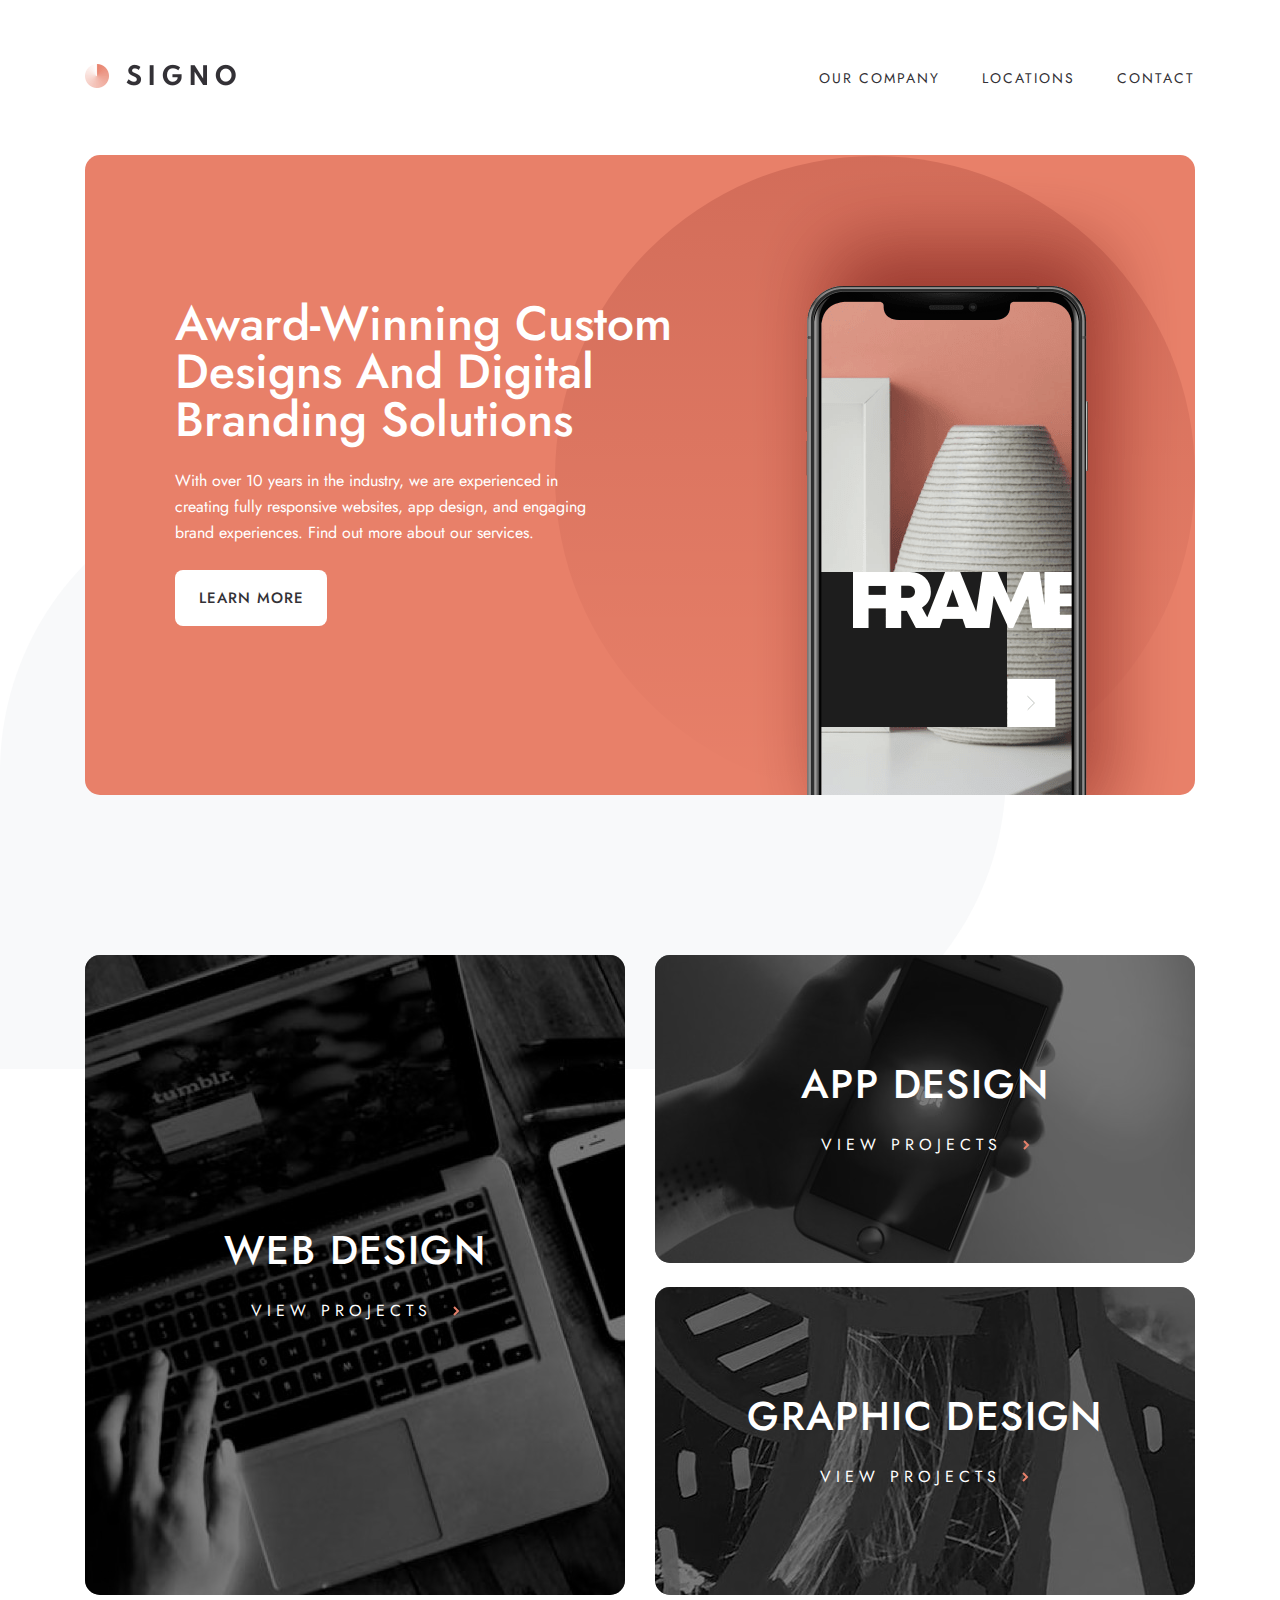
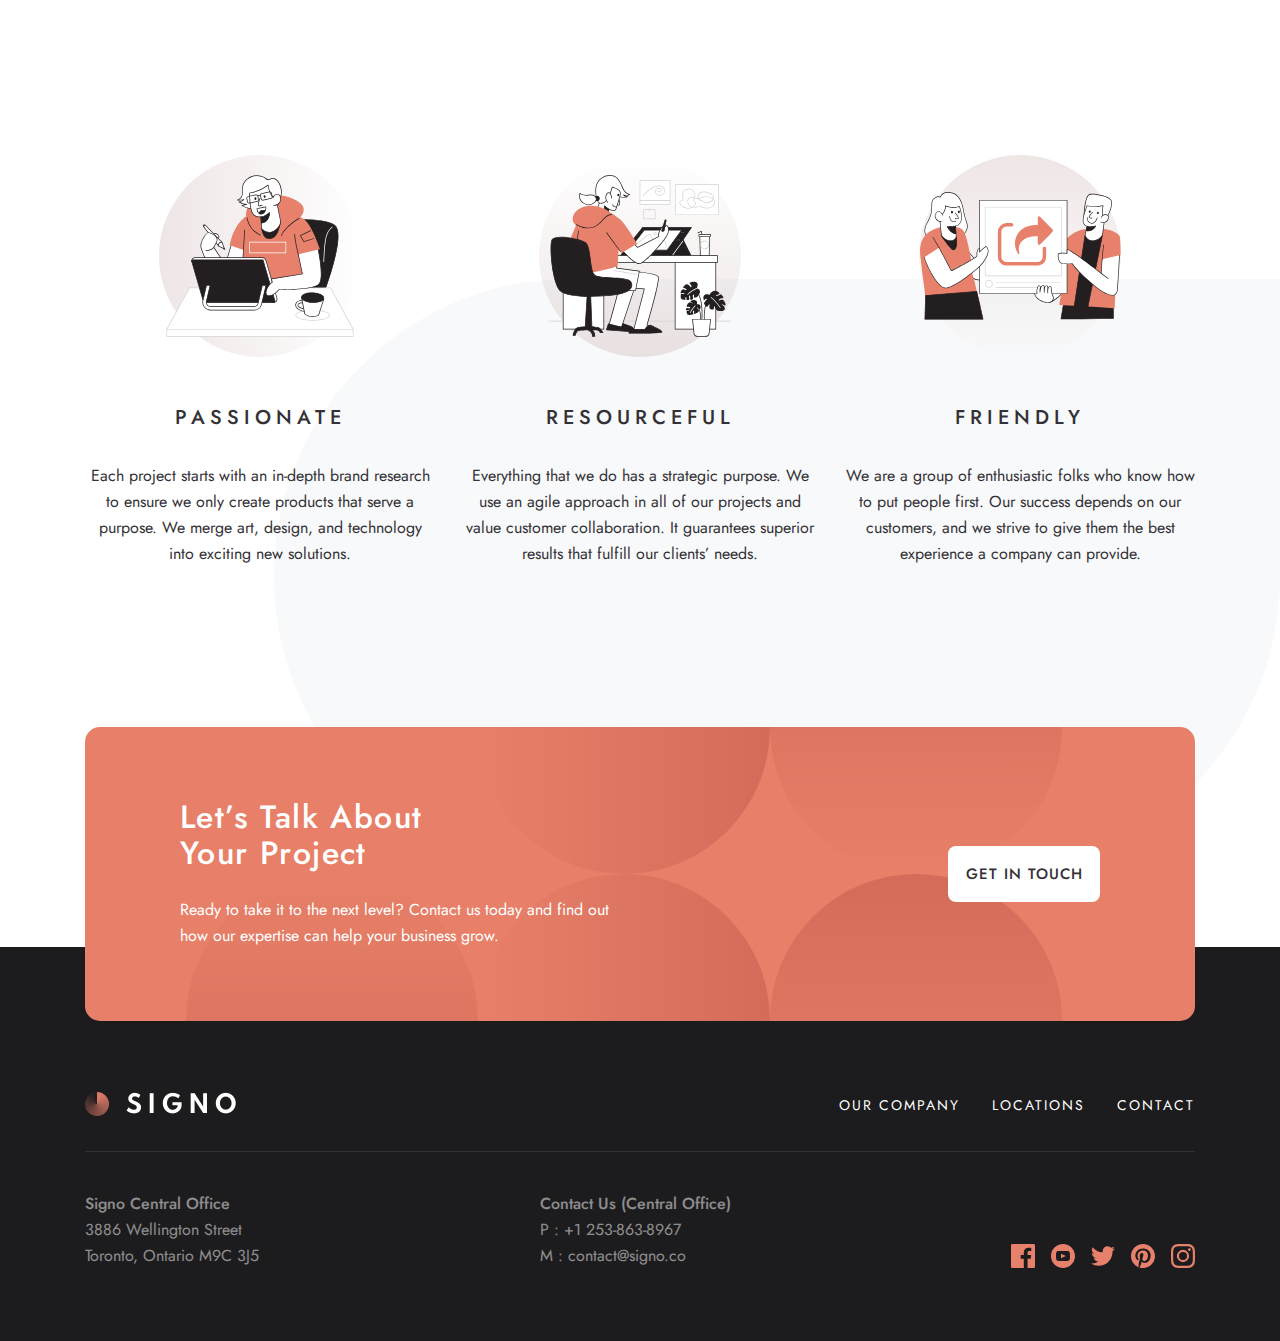
<file: index.html>
<!DOCTYPE html>
<html lang="en">
    <head>
        <meta charset="UTF-8" />
        <meta name="viewport" content="width=device-width, initial-scale=1.0" />

        <link
            rel="icon"
            type="image/png"
            sizes="32x32"
            href="./assets/favicon-32x32.png"
        />

        <link rel="stylesheet" href="./css/normalize.css" />
        <link rel="stylesheet" href="./css/styles.css" />

        <script src="./js/main.js" defer></script>

        <title>Signo Company | Home</title>
    </head>
    <body>
        <img src="./assets/shared/desktop/bg-pattern-leaf.svg" alt="leaf-patern" class="background-img background-img--home-1">
        <img src="./assets/shared/desktop/bg-pattern-leaf.svg" alt="leaf-patern" class="background-img background-img--home-2">
        <header class="header">
            <nav class="header__nav container">
                <a
                    href="./index.html"
                    class="header__anchor"
                    aria-label="link to homepage"
                >
                    <img
                        class="header__logo"
                        src="./assets/shared/desktop/logo-dark.png"
                        alt="signo logo"
                        aria-hidden="true"
                    />
                </a>

                <ul class="header__links">
                    <li>
                        <a href="./about.html" class="header__link"
                            >our company</a
                        >
                    </li>
                    <li>
                        <a href="./locations.html" class="header__link"
                            >locations</a
                        >
                    </li>
                    <li>
                        <a href="./contact.html" class="header__link"
                            >contact</a
                        >
                    </li>
                </ul>

                <div class="mobile-menu">
                    <ul class="mobile-menu__links container">
                        <li>
                            <a href="./about.html" class="mobile-menu__link"
                                >our company</a
                            >
                        </li>
                        <li>
                            <a href="./locations.html" class="mobile-menu__link"
                                >locations</a
                            >
                        </li>
                        <li>
                            <a href="./contact.html" class="mobile-menu__link"
                                >contact</a
                            >
                        </li>
                    </ul>
                </div>

                <a
                    href="#"
                    aria-label="toggle navigation menu"
                    id="hamburger-toggle"
                    class="header__hamburger-toggle"
                >
                    <img
                        src="./assets/shared/mobile/icon-hamburger.svg"
                        alt="hamburger menu icon"
                        class="header__hamburger"
                        id="hamburger"
                        aria-hidden="true"
                    />
                </a>
            </nav>
        </header>

        <main class="main main--home">
            <section class="hero main--home__hero">
                <div class="hero__container container container--narrow">
                    <div class="hero__text hero__text--home">
                        <h1>
                            Award-winning custom designs and digital branding
                            solutions
                        </h1>
                        <p class="hero__p">
                            With over 10 years in the industry, we are
                            experienced in creating fully responsive websites,
                            app design, and engaging brand experiences. Find out
                            more about our services.
                        </p>

                        <a href="./about.html" class="btn">learn more</a>
                    </div>

                    <img
                        src="./assets/home/desktop/image-hero-phone.png"
                        alt="phone"
                        class="hero__phone-img"
                    />
                </div>
            </section>

            <section class="design-cards  design-cards--home container">
                <a class="design-cards__card" href="./web-design.html">
                    <picture>
                        <source
                            media="(min-width: 1000px)"
                            srcset="
                                ./assets/home/desktop/image-web-design-large.jpg
                            "
                        />
                        <source
                            media="(min-width: 700px)"
                            srcset="./assets/home/tablet/image-web-design.jpg"
                        />
                        <img
                            src="./assets/home/mobile/image-web-design.jpg"
                            alt=""
                        />
                    </picture>
                    <div class="design-cards__text">
                        <h2>web design</h2>
                        <div class="design-cards__link">
                            <span>view projects</span>
                            <img
                                src="./assets/shared/desktop/icon-right-arrow.svg"
                                alt="arrow"
                            />
                        </div>
                    </div>
                </a>
                <a class="design-cards__card" href="./app-design.html">
                    <picture>
                        <source
                            media="(min-width: 1000px)"
                            srcset="./assets/home/desktop/image-app-design.jpg"
                        />
                        <source
                            media="(min-width: 700px)"
                            srcset="./assets/home/tablet/image-app-design.jpg"
                        />
                        <img
                            src="./assets/home/mobile/image-app-design.jpg"
                            alt=""
                        />
                    </picture>
                    <div class="design-cards__text">
                        <h2>app design</h2>
                        <div class="design-cards__link">
                            <span>view projects</span>
                            <img
                                src="./assets/shared/desktop/icon-right-arrow.svg"
                                alt="arrow"
                            />
                        </div>
                    </div>
                </a>
                <a class="design-cards__card" href="./graphic-design.html">
                    <picture>
                        <source
                            media="(min-width: 1000px)"
                            srcset="
                                ./assets/home/desktop/image-graphic-design.jpg
                            "
                        />
                        <source
                            media="(min-width: 700px)"
                            srcset="
                                ./assets/home/tablet/image-graphic-design.jpg
                            "
                        />
                        <img
                            src="./assets/home/mobile/image-graphic-design.jpg"
                            alt=""
                        />
                    </picture>
                    <div class="design-cards__text">
                        <h2>graphic design</h2>
                        <div class="design-cards__link">
                            <span>view projects</span>
                            <img
                                src="./assets/shared/desktop/icon-right-arrow.svg"
                                alt="arrow"
                            />
                        </div>
                    </div>
                </a>
            </section>

            <section class="features features--home container">
                <div class="features__feature features--home__feature">
                    <div class="features__img features__img--passionate">
                        <img
                            src="./assets/home/desktop/illustration-passionate.svg"
                            alt="passionate man on computer"
                        />
                    </div>
                    <div class="features__text-block">
                        <h3 class="features__header">passionate</h3>
                        <p>
                            Each project starts with an in-depth brand research
                            to ensure we only create products that serve a
                            purpose. We merge art, design, and technology into
                            exciting new solutions.
                        </p>
                    </div>
                </div>
                <div class="features__feature features--home__feature">
                    <div class="features__img features__img--resourceful">
                        <img
                            src="./assets/home/desktop/illustration-resourceful.svg"
                            alt="passionate man on computer"
                        />
                    </div>
                    <div class="features__text-block">
                        <h3 class="features__header">resourceful</h3>
                        <p>
                            Everything that we do has a strategic purpose. We
                            use an agile approach in all of our projects and
                            value customer collaboration. It guarantees superior
                            results that fulfill our clients’ needs.
                        </p>
                    </div>
                </div>
                <div class="features__feature features--home__feature">
                    <div class="features__img features__img--friendly">
                        <img
                            src="./assets/home/desktop/illustration-friendly.svg"
                            alt="passionate man on computer"
                        />
                    </div>
                    <div class="features__text-block">
                        <h3 class="features__header">friendly</h3>
                        <p>
                            We are a group of enthusiastic folks who know how to
                            put people first. Our success depends on our
                            customers, and we strive to give them the best
                            experience a company can provide.
                        </p>
                    </div>
                </div>
            </section>
        </main>

        <footer class="footer">
            <section class="footer__cta container">
                <div class="footer__text-block">
                    <h2 class="no-space">Let’s talk about your project</h2>
                    <p class="footer__p">
                        Ready to take it to the next level? Contact us today and
                        find out how our expertise can help your business grow.
                    </p>
                </div>

                <a href="./contact.html" class="btn">get in touch</a>
            </section>

            <section class="footer__content">
                <div class="footer__container container">
                    <div class="footer__nav">
                        <a
                            href="./index.html"
                            class="footer__anchor"
                            aria-label="link to home"
                        >
                            <img
                                src="./assets/shared/desktop/logo-light.png"
                                alt="signo logo"
                                class="footer__logo"
                            />
                        </a>
                        <ul class="footer__links">
                            <li class="footer__link">
                                <a href="./about.html">our company</a>
                            </li>
                            <li class="footer__link">
                                <a href="./locations.html">locations</a>
                            </li>
                            <li class="footer__link">
                                <a href="./contact.html">contact</a>
                            </li>
                        </ul>
                    </div>

                    <div class="footer__info">
                        <div class="footer__text">
                            <h4>Signo Central Office</h4>
                            <p>
                                3886 Wellington Street
                                <br />
                                Toronto, Ontario M9C 3J5
                            </p>
                        </div>
                        <div class="footer__text">
                            <h4>Contact Us (Central Office)</h4>
                            <p>
                                P : +1 253-863-8967
                                <br />
                                M : contact@signo.co
                            </p>
                        </div>
                        <ul class="footer__social">
                            <li class="footer__link footer__social-link">
                                <a href="https://www.facebook.com">
                                    <img
                                        src="./assets/shared/desktop/icon-facebook.svg"
                                        alt="facebook icon"
                                    />
                                </a>
                            </li>
                            <li class="footer__link footer__social-link">
                                <a href="https://www.youtube.com">
                                    <img
                                        src="./assets/shared/desktop/icon-youtube.svg"
                                        alt="youtube icon"
                                    />
                                </a>
                            </li>
                            <li class="footer__link footer__social-link">
                                <a href="https://www.twitter.com">
                                    <img
                                        src="./assets/shared/desktop/icon-twitter.svg"
                                        alt="twitter icon"
                                    />
                                </a>
                            </li>
                            <li class="footer__link footer__social-link">
                                <a href="https://www.pinterest.com">
                                    <img
                                        src="./assets/shared/desktop/icon-pinterest.svg"
                                        alt="pinterest icon"
                                    />
                                </a>
                            </li>
                            <li class="footer__link footer__social-link">
                                <a href="https://www.instagram.com">
                                    <img
                                        src="./assets/shared/desktop/icon-instagram.svg"
                                        alt="instagram icon"
                                    />
                                </a>
                            </li>
                        </ul>
                    </div>
                </div>
            </section>
        </footer>
    </body>
</html>
</file>
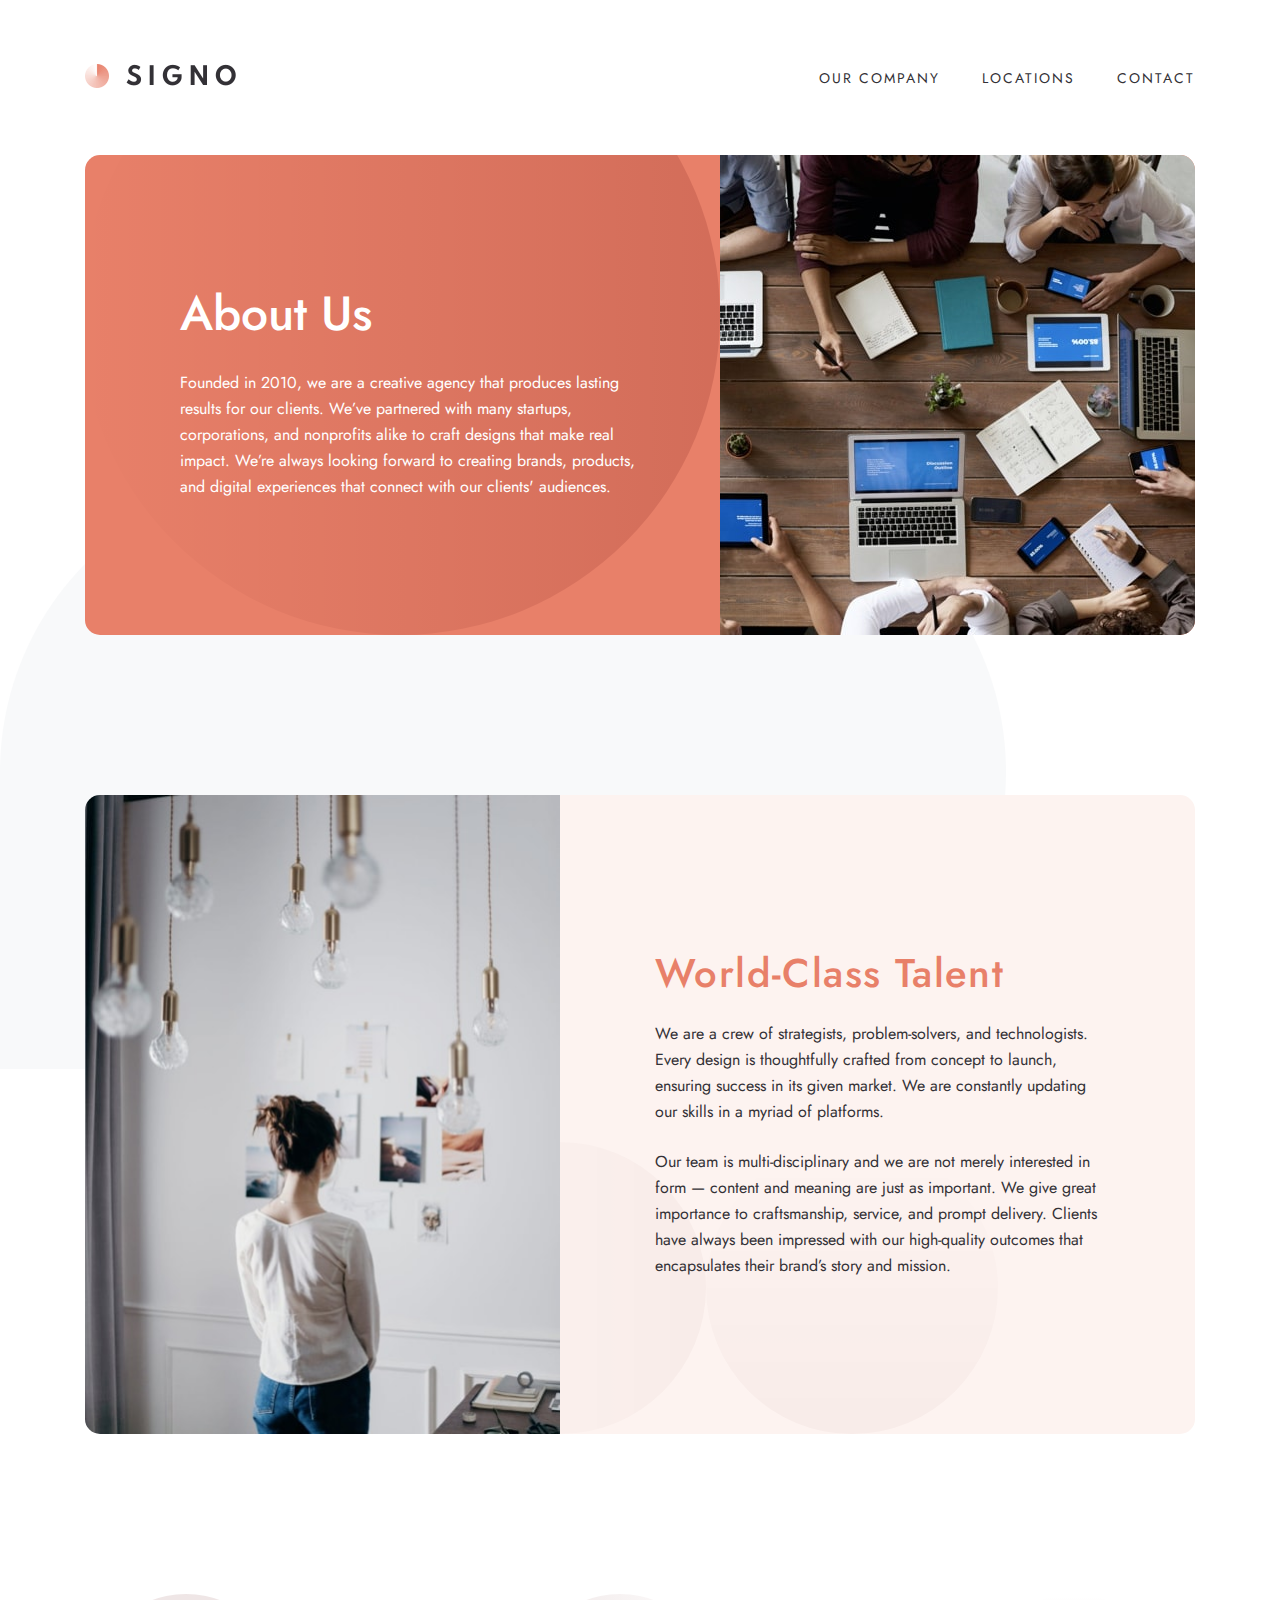
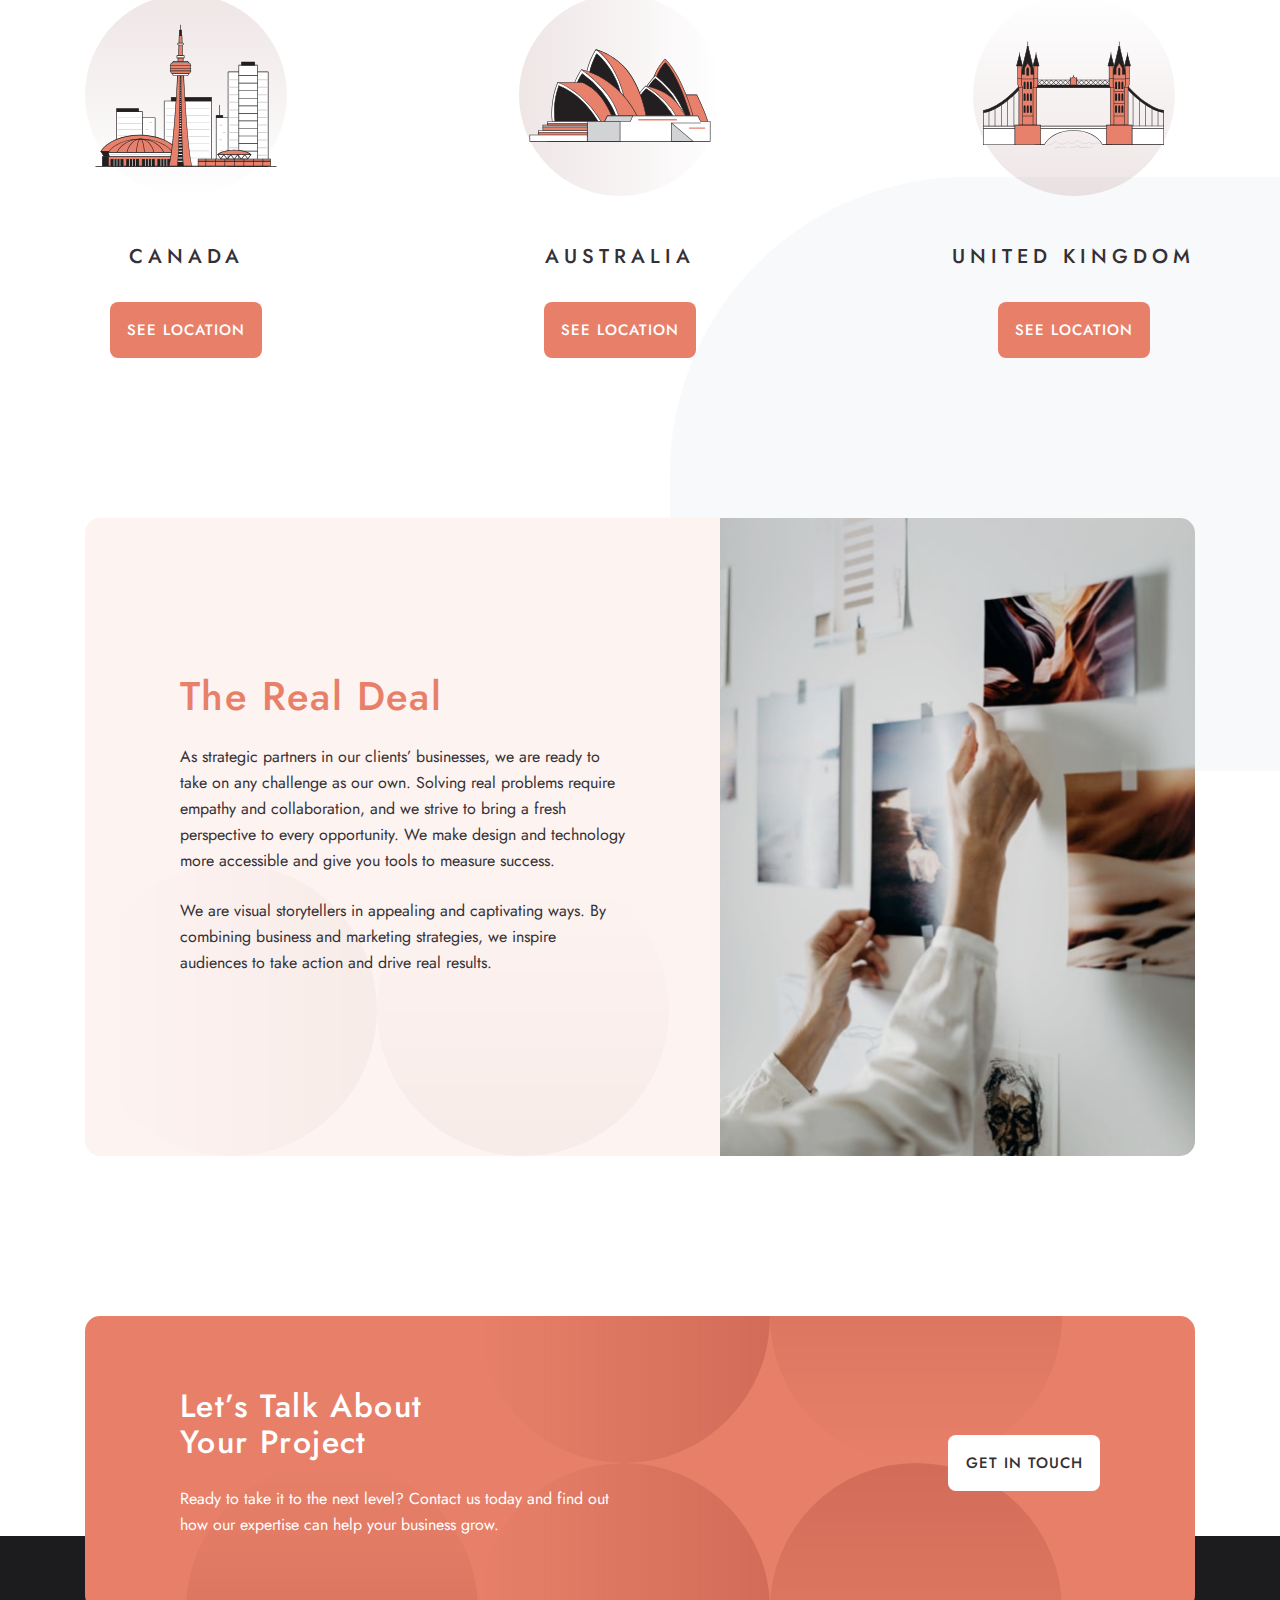
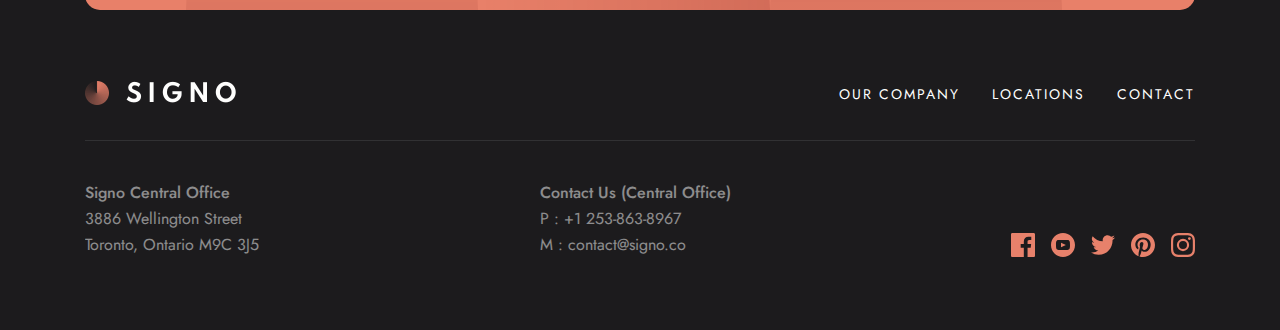
<file: about.html>
<!DOCTYPE html>
<html lang="en">
    <head>
        <meta charset="UTF-8" />
        <meta name="viewport" content="width=device-width, initial-scale=1.0" />

        <link
            rel="icon"
            type="image/png"
            sizes="32x32"
            href="./assets/favicon-32x32.png"
        />

        <link rel="stylesheet" href="./css/normalize.css" />
        <link rel="stylesheet" href="./css/styles.css" />

        <script src="./js/main.js" defer></script>

        <title>Signo Company | About Us</title>
    </head>
    <body>
        <img
            src="./assets/shared/desktop/bg-pattern-leaf.svg"
            alt="leaf-patern"
            class="background-img background-img--home-1"
        />
        <img
            src="./assets/shared/desktop/bg-pattern-leaf.svg"
            alt="leaf-patern"
            class="background-img background-img--about-2"
        />

        <header class="header">
            <nav class="header__nav container">
                <a
                    href="./index.html"
                    class="header__anchor"
                    aria-label="link to homepage"
                >
                    <img
                        class="header__logo"
                        src="./assets/shared/desktop/logo-dark.png"
                        alt="signo logo"
                        aria-hidden="true"
                    />
                </a>

                <ul class="header__links">
                    <li>
                        <a href="./about.html" class="header__link"
                            >our company</a
                        >
                    </li>
                    <li>
                        <a href="./locations.html" class="header__link"
                            >locations</a
                        >
                    </li>
                    <li>
                        <a href="./contact.html" class="header__link"
                            >contact</a
                        >
                    </li>
                </ul>

                <div class="mobile-menu">
                    <ul class="mobile-menu__links container">
                        <li>
                            <a href="./about.html" class="mobile-menu__link"
                                >our company</a
                            >
                        </li>
                        <li>
                            <a href="./locations.html" class="mobile-menu__link"
                                >locations</a
                            >
                        </li>
                        <li>
                            <a href="./contact.html" class="mobile-menu__link"
                                >contact</a
                            >
                        </li>
                    </ul>
                </div>

                <a
                    href="#"
                    aria-label="toggle navigation menu"
                    id="hamburger-toggle"
                    class="header__hamburger-toggle"
                >
                    <img
                        src="./assets/shared/mobile/icon-hamburger.svg"
                        alt="hamburger menu icon"
                        class="header__hamburger"
                        id="hamburger"
                        aria-hidden="true"
                    />
                </a>
            </nav>
        </header>

        <main class="about">
            <section class="hero--about hero">
                <picture>
                    <source
                        media="(min-width: 1000px)"
                        srcset="./assets/about/desktop/image-about-hero.jpg"
                    />
                    <source
                        media="(min-width: 700px)"
                        srcset="./assets/about/tablet/image-about-hero.jpg"
                    />
                    <img
                        src="./assets/about/mobile/image-about-hero.jpg"
                        alt="peole sitting around a table"
                    />
                </picture>
                <div class="hero--about__info">
                    <div class="hero--about__text hero__text container">
                        <h1>about us</h1>
                        <p>
                            Founded in 2010, we are a creative agency that
                            produces lasting results for our clients. We’ve
                            partnered with many startups, corporations, and
                            nonprofits alike to craft designs that make real
                            impact. We’re always looking forward to creating
                            brands, products, and digital experiences that
                            connect with our clients' audiences.
                        </p>
                    </div>
                </div>
            </section>
            <section class="section--about section--talent">
                <picture>
                    <source
                        media="(min-width: 1000px)"
                        srcset="
                            ./assets/about/desktop/image-world-class-talent.jpg
                        "
                    />
                    <source
                        media="(min-width: 700px)"
                        srcset="
                            ./assets/about/tablet/image-world-class-talent.jpg
                        "
                    />
                    <img
                        src="./assets/about/mobile/image-world-class-talent.jpg"
                        alt="woman looking at photos"
                        class="section--about__img section--talent__img"
                    />
                </picture>
                <div class="section--about__info section--talent__info">
                    <div class="section--about__text">
                        <h2 class="section--about__heading">
                            world-class talent
                        </h2>
                        <p>
                            We are a crew of strategists, problem-solvers, and
                            technologists. Every design is thoughtfully crafted
                            from concept to launch, ensuring success in its
                            given market. We are constantly updating our skills
                            in a myriad of platforms.
                        </p>
                        <p>
                            Our team is multi-disciplinary and we are not merely
                            interested in form — content and meaning are just as
                            important. We give great importance to
                            craftsmanship, service, and prompt delivery. Clients
                            have always been impressed with our high-quality
                            outcomes that encapsulates their brand’s story and
                            mission.
                        </p>
                    </div>
                </div>
            </section>

            <section class="features features--about container">
                <div class="features__feature features--about__feature">
                    <div class="features__img features__img--canada">
                        <img
                            src="./assets/shared/desktop/illustration-canada.svg"
                            alt="drawing of canadian skyline"
                        />
                    </div>
                    <div class="features__text-block">
                        <h3 class="features__header">canada</h3>
                        <a href="locations.html" class="btn btn--dark"
                            >see location</a
                        >
                    </div>
                </div>
                <div class="features__feature features--about__feature">
                    <div class="features__img features__img--australia">
                        <img
                            src="./assets/shared/desktop/illustration-australia.svg"
                            alt="drawing of sydney opera house"
                        />
                    </div>
                    <div class="features__text-block">
                        <h3 class="features__header">australia</h3>
                        <a href="locations.html" class="btn btn--dark"
                            >see location</a
                        >
                    </div>
                </div>
                <div class="features__feature features--about__feature">
                    <div class="features__img features__img--uk">
                        <img
                            src="./assets/shared/desktop/illustration-united-kingdom.svg"
                            alt="drawing of tower bridge"
                        />
                    </div>
                    <div class="features__text-block">
                        <h3 class="features__header">united kingdom</h3>
                        <a href="locations.html" class="btn btn--dark"
                            >see location</a
                        >
                    </div>
                </div>
            </section>

            <section class="section--about section--real-deal">
                <picture>
                    <source
                        media="(min-width: 1000px)"
                        srcset="./assets/about/desktop/image-real-deal.jpg"
                    />
                    <source
                        media="(min-width: 700px)"
                        srcset="./assets/about/tablet/image-real-deal.jpg"
                    />
                    <img
                        src="./assets/about/mobile/image-real-deal.jpg"
                        alt=""
                        class="section--about__img section--real-deal__img"
                    />
                </picture>
                <div class="section--about__info section--real-deal__info">
                    <div class="section--about__text section--real-deal__text">
                        <h2 class="section--about__heading">the real deal</h2>
                        <p>
                            As strategic partners in our clients’ businesses, we
                            are ready to take on any challenge as our own.
                            Solving real problems require empathy and
                            collaboration, and we strive to bring a fresh
                            perspective to every opportunity. We make design and
                            technology more accessible and give you tools to
                            measure success.
                        </p>
                        <p>
                            We are visual storytellers in appealing and
                            captivating ways. By combining business and
                            marketing strategies, we inspire audiences to take
                            action and drive real results.
                        </p>
                    </div>
                </div>
            </section>
        </main>

        <footer class="footer">
            <section class="footer__cta container">
                <div class="footer__text-block">
                    <h2 class="no-space">Let’s talk about your project</h2>
                    <p class="footer__p">
                        Ready to take it to the next level? Contact us today and
                        find out how our expertise can help your business grow.
                    </p>
                </div>

                <a href="./contact.html" class="btn">get in touch</a>
            </section>

            <section class="footer__content">
                <div class="footer__container container">
                    <div class="footer__nav">
                        <a
                            href="./index.html"
                            class="footer__anchor"
                            aria-label="link to home"
                        >
                            <img
                                src="./assets/shared/desktop/logo-light.png"
                                alt="signo logo"
                                class="footer__logo"
                            />
                        </a>
                        <ul class="footer__links">
                            <li class="footer__link">
                                <a href="./about.html">our company</a>
                            </li>
                            <li class="footer__link">
                                <a href="./locations.html">locations</a>
                            </li>
                            <li class="footer__link">
                                <a href="./contact.html">contact</a>
                            </li>
                        </ul>
                    </div>

                    <div class="footer__info">
                        <div class="footer__text">
                            <h4>Signo Central Office</h4>
                            <p>
                                3886 Wellington Street
                                <br />
                                Toronto, Ontario M9C 3J5
                            </p>
                        </div>
                        <div class="footer__text">
                            <h4>Contact Us (Central Office)</h4>
                            <p>
                                P : +1 253-863-8967
                                <br />
                                M : contact@signo.co
                            </p>
                        </div>
                        <ul class="footer__social">
                            <li class="footer__link footer__social-link">
                                <a href="https://www.facebook.com">
                                    <img
                                        src="./assets/shared/desktop/icon-facebook.svg"
                                        alt="facebook icon"
                                    />
                                </a>
                            </li>
                            <li class="footer__link footer__social-link">
                                <a href="https://www.youtube.com">
                                    <img
                                        src="./assets/shared/desktop/icon-youtube.svg"
                                        alt="youtube icon"
                                    />
                                </a>
                            </li>
                            <li class="footer__link footer__social-link">
                                <a href="https://www.twitter.com">
                                    <img
                                        src="./assets/shared/desktop/icon-twitter.svg"
                                        alt="twitter icon"
                                    />
                                </a>
                            </li>
                            <li class="footer__link footer__social-link">
                                <a href="https://www.pinterest.com">
                                    <img
                                        src="./assets/shared/desktop/icon-pinterest.svg"
                                        alt="pinterest icon"
                                    />
                                </a>
                            </li>
                            <li class="footer__link footer__social-link">
                                <a href="https://www.instagram.com">
                                    <img
                                        src="./assets/shared/desktop/icon-instagram.svg"
                                        alt="instagram icon"
                                    />
                                </a>
                            </li>
                        </ul>
                    </div>
                </div>
            </section>
        </footer>
    </body>
</html>
</file>
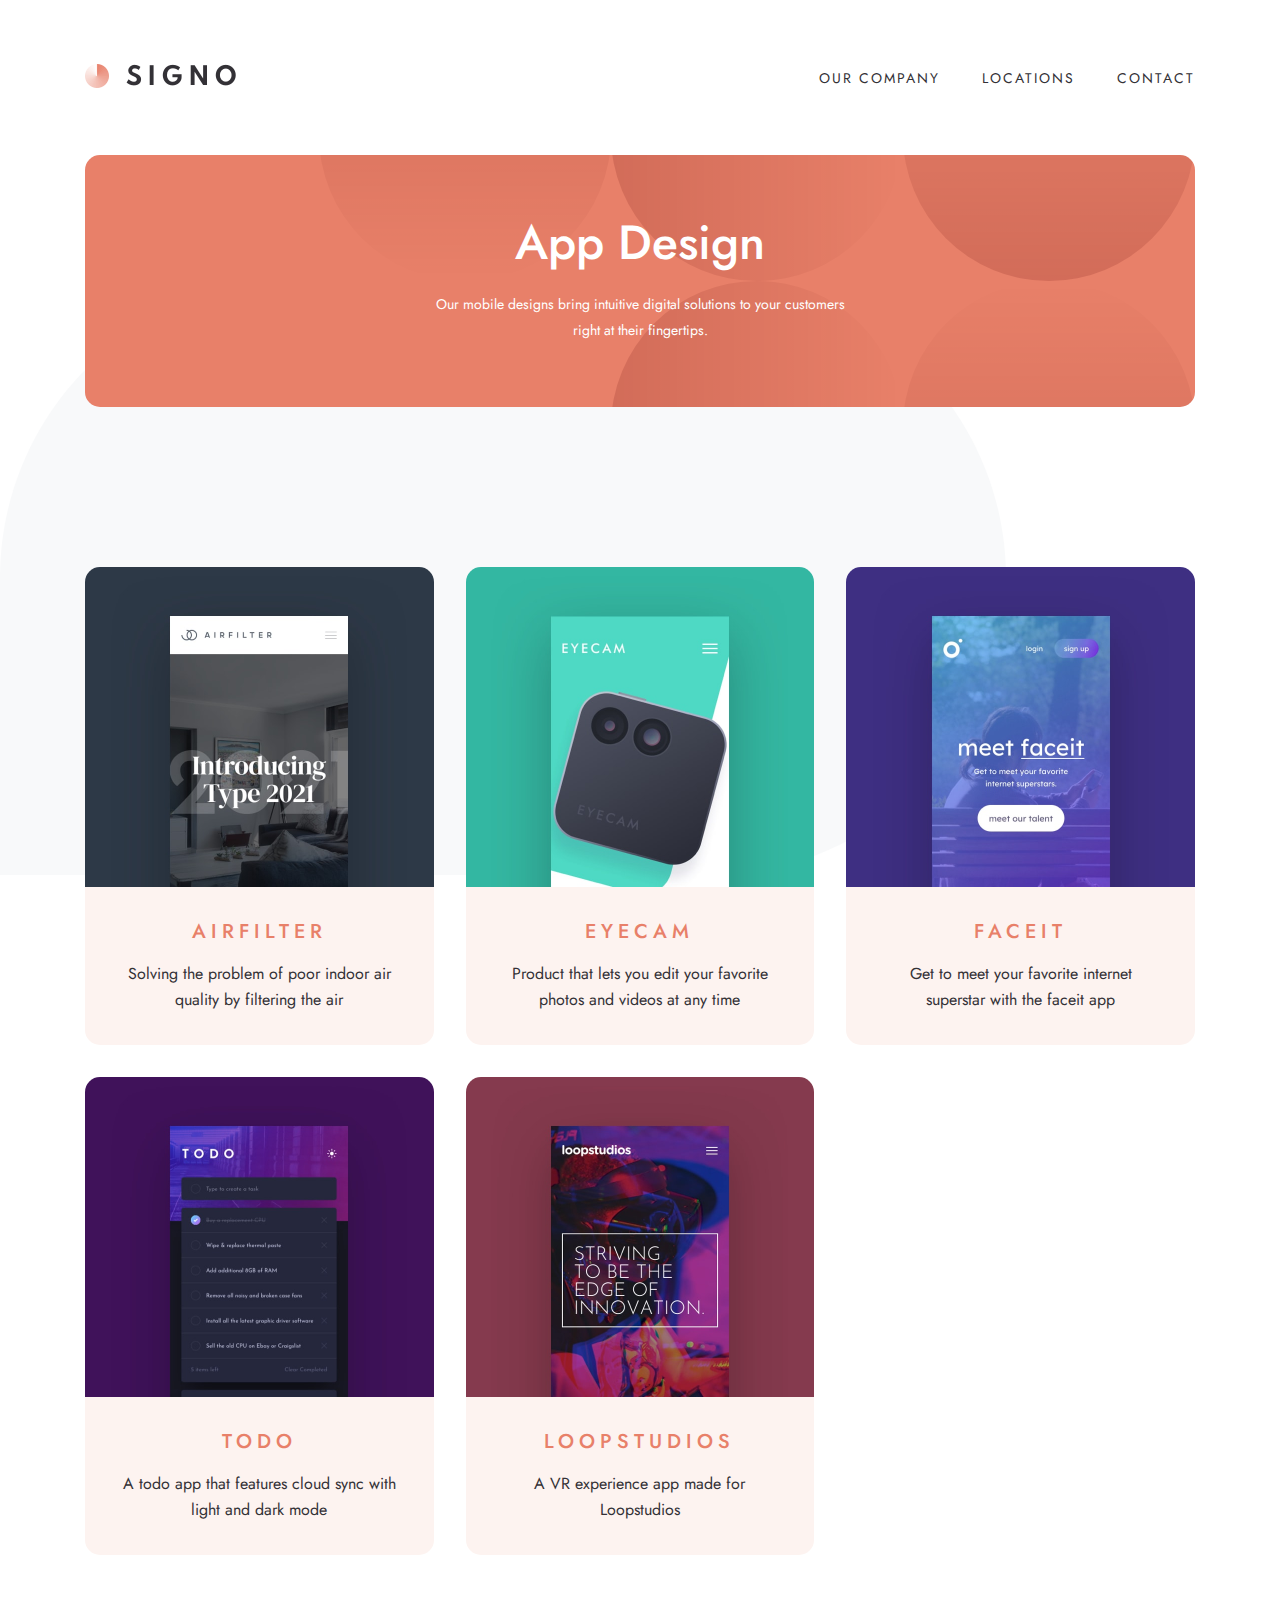
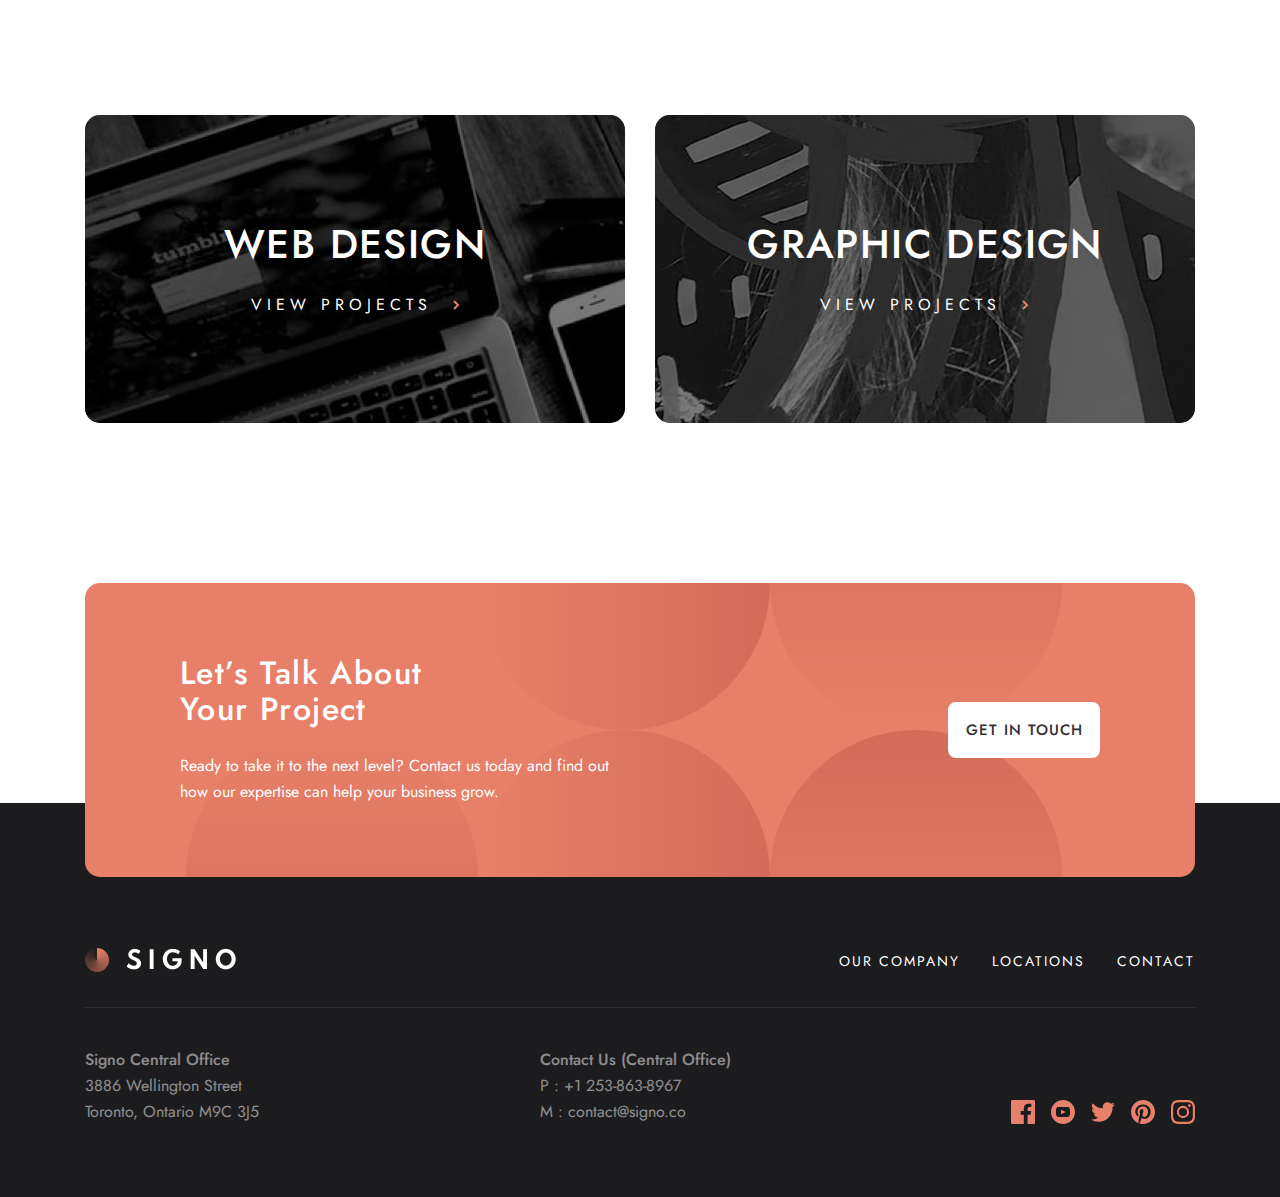
<file: app-design.html>
<!DOCTYPE html>
<html lang="en">
    <head>
        <meta charset="UTF-8" />
        <meta name="viewport" content="width=device-width, initial-scale=1.0" />

        <link
            rel="icon"
            type="image/png"
            sizes="32x32"
            href="./assets/favicon-32x32.png"
        />

        <link rel="stylesheet" href="./css/normalize.css" />
        <link rel="stylesheet" href="./css/styles.css" />

        <script src="./js/main.js" defer></script>

        <title>Signo Company | App Design</title>
    </head>
    <body>
                <img src="./assets/shared/desktop/bg-pattern-leaf.svg" alt="leaf-patern" class="background-img background-img--design">

        <header class="header">
            <nav class="header__nav container">
                <a
                    href="./index.html"
                    class="header__anchor"
                    aria-label="link to homepage"
                >
                    <img
                        class="header__logo"
                        src="./assets/shared/desktop/logo-dark.png"
                        alt="signo logo"
                        aria-hidden="true"
                    />
                </a>

                <ul class="header__links">
                    <li>
                        <a href="./about.html" class="header__link"
                            >our company</a
                        >
                    </li>
                    <li>
                        <a href="./locations.html" class="header__link"
                            >locations</a
                        >
                    </li>
                    <li>
                        <a href="./contact.html" class="header__link"
                            >contact</a
                        >
                    </li>
                </ul>

                <div class="mobile-menu">
                    <ul class="mobile-menu__links container">
                        <li>
                            <a href="./about.html" class="mobile-menu__link"
                                >our company</a
                            >
                        </li>
                        <li>
                            <a href="./locations.html" class="mobile-menu__link"
                                >locations</a
                            >
                        </li>
                        <li>
                            <a href="./contact.html" class="mobile-menu__link"
                                >contact</a
                            >
                        </li>
                    </ul>
                </div>

                <a
                    href="#"
                    aria-label="toggle navigation menu"
                    id="hamburger-toggle"
                    class="header__hamburger-toggle"
                >
                    <img
                        src="./assets/shared/mobile/icon-hamburger.svg"
                        alt="hamburger menu icon"
                        class="header__hamburger"
                        id="hamburger"
                        aria-hidden="true"
                    />
                </a>
            </nav>
        </header>

        <main class="web-design">
            <section class="hero--design hero">
                <div class="hero__container container container--narrow">
                    <div class="hero__text">
                        <h1>app design</h1>
                        <p class="hero__p">
                            Our mobile designs bring intuitive digital solutions
                            to your customers right at their fingertips.
                        </p>
                    </div>
                </div>
            </section>

            <section class="cards container">
                <div class="cards__card">
                    <img
                        src="./assets/app-design/desktop/image-airfilter.jpg"
                        alt="airfilter app preview"
                    />
                    <div class="cards__info">
                        <div class="cards__text">
                            <h3>Airfilter</h3>
                            <p>
                                Solving the problem of poor indoor air quality
                                by filtering the air
                            </p>
                        </div>
                    </div>
                </div>
                <div class="cards__card">
                    <img
                        src="./assets/app-design/desktop/image-eyecam.jpg"
                        alt="eyecam app preview"
                    />
                    <div class="cards__info">
                        <div class="cards__text">
                            <h3>Eyecam</h3>
                            <p>
                                Product that lets you edit your favorite photos
                                and videos at any time
                            </p>
                        </div>
                    </div>
                </div>
                <div class="cards__card">
                    <img
                        src="./assets/app-design/desktop/image-faceit.jpg"
                        alt=""
                    />
                    <div class="cards__info">
                        <div class="cards__text">
                            <h3>Faceit</h3>
                            <p>
                                Get to meet your favorite internet superstar
                                with the faceit app
                            </p>
                        </div>
                    </div>
                </div>
                <div class="cards__card">
                    <img
                        src="./assets/app-design/desktop/image-todo.jpg"
                        alt="todo app preview"
                    />
                    <div class="cards__info">
                        <div class="cards__text">
                            <h3>Todo</h3>
                            <p>
                                A todo app that features cloud sync with light
                                and dark mode
                            </p>
                        </div>
                    </div>
                </div>
                <div class="cards__card">
                    <img
                        src="./assets/app-design/desktop/image-loopstudios.jpg"
                        alt=""
                    />
                    <div class="cards__info">
                        <div class="cards__text">
                            <h3>Loopstudios</h3>
                            <p>A VR experience app made for Loopstudios</p>
                        </div>
                    </div>
                </div>
            </section>

            <section class="design-cards design-cards--design container">
                <a class="design-cards__card" href="./web-design.html">
                    <picture>
                        <source
                            media="(min-width: 1000px)"
                            srcset="
                                ./assets/home/desktop/image-web-design-large.jpg
                            "
                        />
                        <source
                            media="(min-width: 700px)"
                            srcset="./assets/home/tablet/image-web-design.jpg"
                        />
                        <img
                            src="./assets/home/mobile/image-web-design.jpg"
                            alt=""
                        />
                    </picture>
                    <div class="design-cards__text">
                        <h2>web design</h2>
                        <div class="design-cards__link">
                            <span>view projects</span>
                            <img
                                src="./assets/shared/desktop/icon-right-arrow.svg"
                                alt="arrow"
                            />
                        </div>
                    </div>
                </a>

                <a class="design-cards__card" href="./graphic-design.html">
                    <picture>
                        <source
                            media="(min-width: 1000px)"
                            srcset="
                                ./assets/home/desktop/image-graphic-design.jpg
                            "
                        />
                        <source
                            media="(min-width: 700px)"
                            srcset="
                                ./assets/home/tablet/image-graphic-design.jpg
                            "
                        />
                        <img
                            src="./assets/home/mobile/image-graphic-design.jpg"
                            alt=""
                        />
                    </picture>
                    <div class="design-cards__text">
                        <h2>graphic design</h2>
                        <div class="design-cards__link">
                            <span>view projects</span>
                            <img
                                src="./assets/shared/desktop/icon-right-arrow.svg"
                                alt="arrow"
                            />
                        </div>
                    </div>
                </a>
            </section>
        </main>

        <footer class="footer">
            <section class="footer__cta container">
                <div class="footer__text-block">
                    <h2 class="no-space">Let’s talk about your project</h2>
                    <p class="footer__p">
                        Ready to take it to the next level? Contact us today and
                        find out how our expertise can help your business grow.
                    </p>
                </div>

                <a href="./contact.html" class="btn">get in touch</a>
            </section>

            <section class="footer__content">
                <div class="footer__container container">
                    <div class="footer__nav">
                        <a
                            href="./index.html"
                            class="footer__anchor"
                            aria-label="link to home"
                        >
                            <img
                                src="./assets/shared/desktop/logo-light.png"
                                alt="signo logo"
                                class="footer__logo"
                            />
                        </a>
                        <ul class="footer__links">
                            <li class="footer__link">
                                <a href="./about.html">our company</a>
                            </li>
                            <li class="footer__link">
                                <a href="./locations.html">locations</a>
                            </li>
                            <li class="footer__link">
                                <a href="./contact.html">contact</a>
                            </li>
                        </ul>
                    </div>

                    <div class="footer__info">
                        <div class="footer__text">
                            <h4>Signo Central Office</h4>
                            <p>
                                3886 Wellington Street
                                <br />
                                Toronto, Ontario M9C 3J5
                            </p>
                        </div>
                        <div class="footer__text">
                            <h4>Contact Us (Central Office)</h4>
                            <p>
                                P : +1 253-863-8967
                                <br />
                                M : contact@signo.co
                            </p>
                        </div>
                        <ul class="footer__social">
                            <li class="footer__link footer__social-link">
                                <a href="https://www.facebook.com">
                                    <img
                                        src="./assets/shared/desktop/icon-facebook.svg"
                                        alt="facebook icon"
                                    />
                                </a>
                            </li>
                            <li class="footer__link footer__social-link">
                                <a href="https://www.youtube.com">
                                    <img
                                        src="./assets/shared/desktop/icon-youtube.svg"
                                        alt="youtube icon"
                                    />
                                </a>
                            </li>
                            <li class="footer__link footer__social-link">
                                <a href="https://www.twitter.com">
                                    <img
                                        src="./assets/shared/desktop/icon-twitter.svg"
                                        alt="twitter icon"
                                    />
                                </a>
                            </li>
                            <li class="footer__link footer__social-link">
                                <a href="https://www.pinterest.com">
                                    <img
                                        src="./assets/shared/desktop/icon-pinterest.svg"
                                        alt="pinterest icon"
                                    />
                                </a>
                            </li>
                            <li class="footer__link footer__social-link">
                                <a href="https://www.instagram.com">
                                    <img
                                        src="./assets/shared/desktop/icon-instagram.svg"
                                        alt="instagram icon"
                                    />
                                </a>
                            </li>
                        </ul>
                    </div>
                </div>
            </section>
        </footer>
    </body>
</html>
</file>
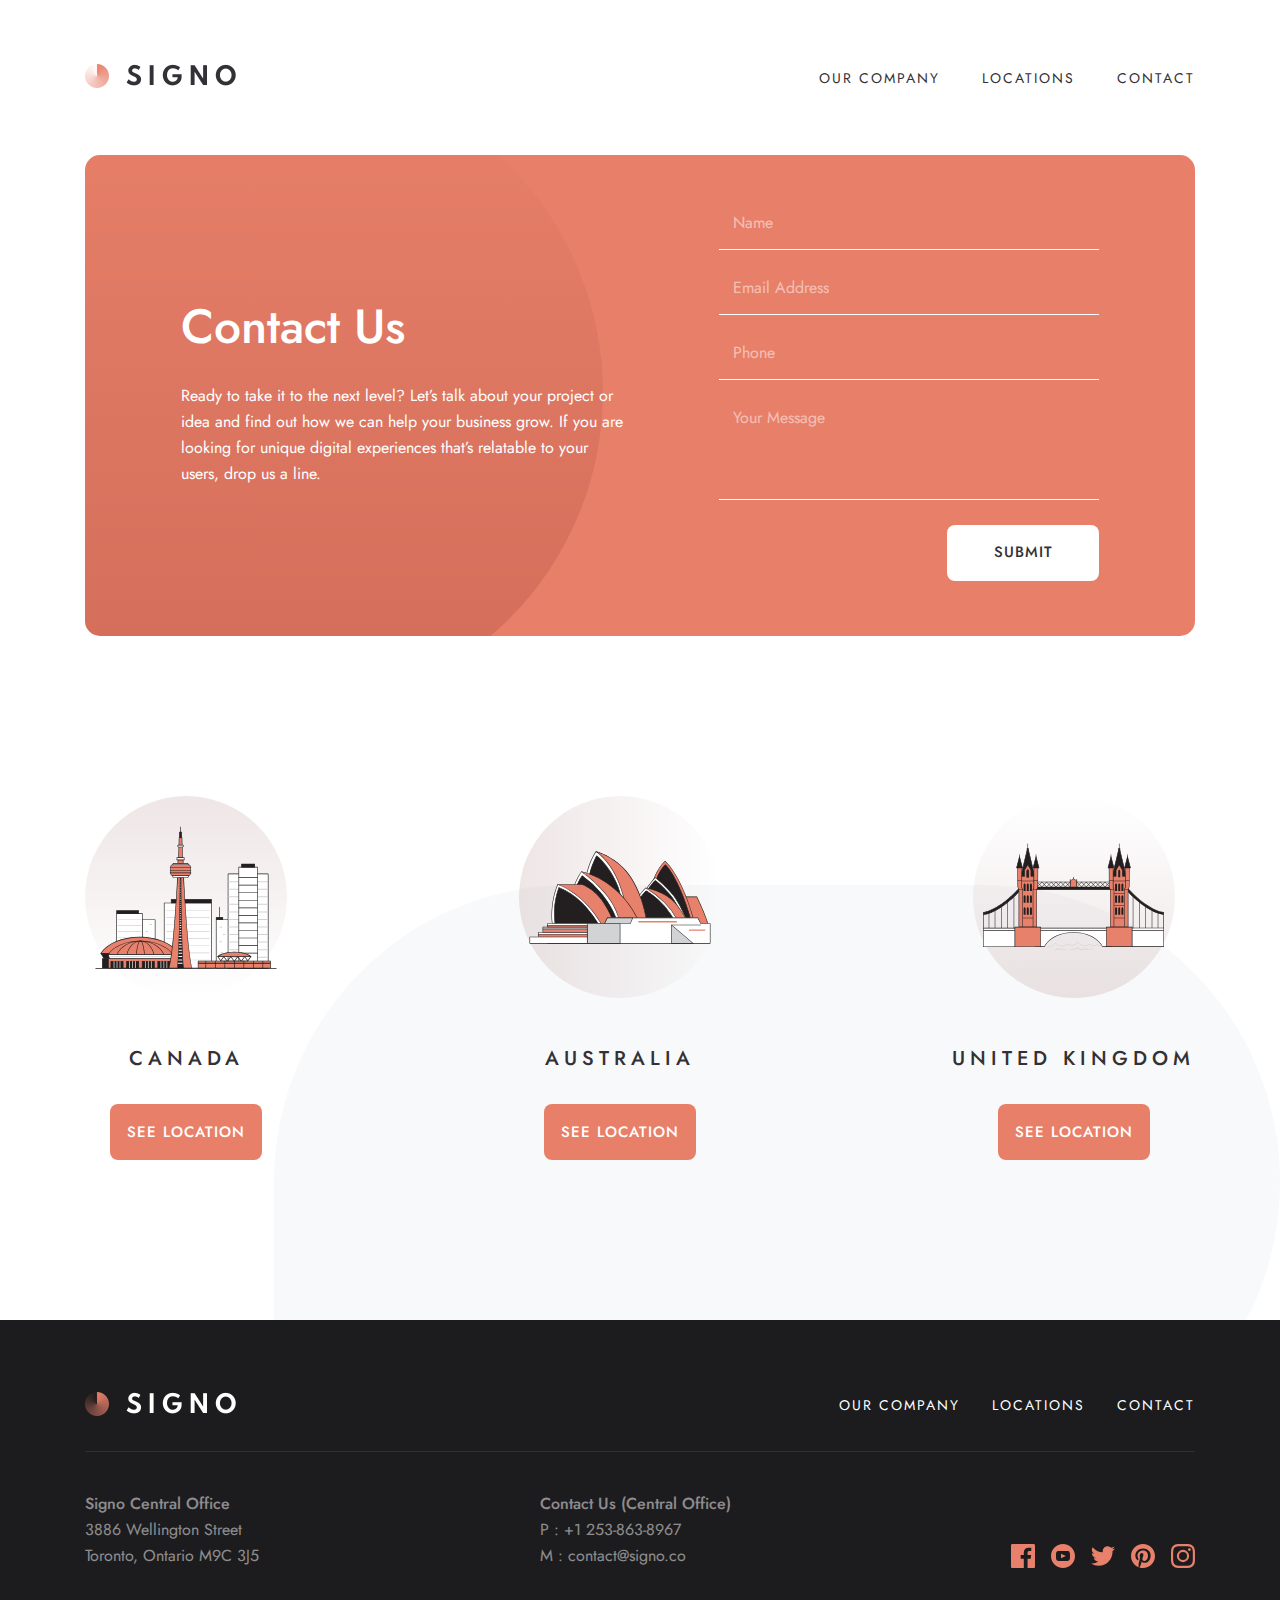
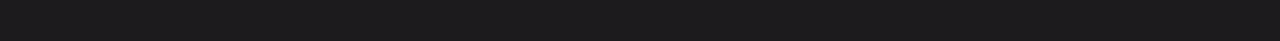
<file: contact.html>
<!DOCTYPE html>
<html lang="en">
    <head>
        <meta charset="UTF-8" />
        <meta name="viewport" content="width=device-width, initial-scale=1.0" />

        <link
            rel="icon"
            type="image/png"
            sizes="32x32"
            href="./assets/favicon-32x32.png"
        />

        <link rel="stylesheet" href="./css/normalize.css" />
        <link rel="stylesheet" href="./css/styles.css" />

        <script src="./js/main.js" defer></script>

        <title>Signo Company | Contact Us</title>
    </head>
    <body>
        <img
            src="./assets/shared/desktop/bg-pattern-leaf.svg"
            alt="leaf-patern"
            class="background-img background-img--contact"
        />
        <header class="header">
            <nav class="header__nav container">
                <a
                    href="./index.html"
                    class="header__anchor"
                    aria-label="link to homepage"
                >
                    <img
                        class="header__logo"
                        src="./assets/shared/desktop/logo-dark.png"
                        alt="signo logo"
                        aria-hidden="true"
                    />
                </a>

                <ul class="header__links">
                    <li>
                        <a href="./about.html" class="header__link"
                            >our company</a
                        >
                    </li>
                    <li>
                        <a href="./locations.html" class="header__link"
                            >locations</a
                        >
                    </li>
                    <li>
                        <a href="./contact.html" class="header__link"
                            >contact</a
                        >
                    </li>
                </ul>

                <div class="mobile-menu">
                    <ul class="mobile-menu__links container">
                        <li>
                            <a href="./about.html" class="mobile-menu__link"
                                >our company</a
                            >
                        </li>
                        <li>
                            <a href="./locations.html" class="mobile-menu__link"
                                >locations</a
                            >
                        </li>
                        <li>
                            <a href="./contact.html" class="mobile-menu__link"
                                >contact</a
                            >
                        </li>
                    </ul>
                </div>

                <a
                    href="#"
                    aria-label="toggle navigation menu"
                    id="hamburger-toggle"
                    class="header__hamburger-toggle"
                >
                    <img
                        src="./assets/shared/mobile/icon-hamburger.svg"
                        alt="hamburger menu icon"
                        class="header__hamburger"
                        id="hamburger"
                        aria-hidden="true"
                    />
                </a>
            </nav>
        </header>

        <main class="contact">
            <section class="contact__hero">
                <div class="contact__text">
                    <h1 class="contact__h1">contact us</h1>
                    <p class="contact__p">
                        Ready to take it to the next level? Let’s talk about
                        your project or idea and find out how we can help your
                        business grow. If you are looking for unique digital
                        experiences that’s relatable to your users, drop us a
                        line.
                    </p>
                </div>

                <form class="contact__form" novalidate>
                    <div class="contact__wrapper">
                        <input
                            type="text"
                            class="contact__name contact__input"
                            id="name"
                        />
                        <label for="name" class="contact__label">name</label>
                        <small class="contact__error"
                            >Can't be empty
                            <img
                                src="./assets/contact/desktop/icon-error.svg"
                                alt="error icon"
                        /></small>
                    </div>
                    <div class="contact__wrapper">
                        <input
                            type="email"
                            name="email"
                            class="contact__email contact__input"
                            id="email"
                        />
                        <label for="email" class="contact__label"
                            >email address</label
                        >
                        <small class="contact__error"
                            >Can't be empty
                            <img
                                src="./assets/contact/desktop/icon-error.svg"
                                alt="error icon"
                        /></small>
                        <small class="contact__error"
                            >Please use a valid email address
                            <img
                                src="./assets/contact/desktop/icon-error.svg"
                                alt="error icon"
                        /></small>
                    </div>

                    <div class="contact__wrapper">
                        <input
                            type="tel"
                            name="phone"
                            class="contact__phone contact__input"
                            id="phone"
                        />
                        <label for="phone" class="contact__label">phone</label>
                    </div>

                    <div class="contact__wrapper">
                        <textarea
                            name="message"
                            id="message"
                            class="contact__message contact__input"
                            cols="30"
                            rows="4"
                        ></textarea>
                        <label for="message" class="contact__label"
                            >your message</label
                        >
                        <small class="contact__error"
                            >Can't be empty
                            <img
                                src="./assets/contact/desktop/icon-error.svg"
                                alt="error icon"
                        /></small>
                    </div>

                    <button type="submit" class="btn contact__btn">
                        submit
                    </button>
                    <small class="contact__success">thank you for contacting us! we will be in touch with you shortly.</small>
                </form>
            </section>
            <section class="features features--about container">
                <div class="features__feature features--about__feature">
                    <div class="features__img features__img--canada">
                        <img
                            src="./assets/shared/desktop/illustration-canada.svg"
                            alt="drawing of canadian skyline"
                        />
                    </div>
                    <div class="features__text-block">
                        <h3 class="features__header">canada</h3>
                        <a href="locations.html" class="btn btn--dark"
                            >see location</a
                        >
                    </div>
                </div>
                <div class="features__feature features--about__feature">
                    <div class="features__img features__img--australia">
                        <img
                            src="./assets/shared/desktop/illustration-australia.svg"
                            alt="drawing of sydney opera house"
                        />
                    </div>
                    <div class="features__text-block">
                        <h3 class="features__header">australia</h3>
                        <a href="locations.html" class="btn btn--dark"
                            >see location</a
                        >
                    </div>
                </div>
                <div class="features__feature features--about__feature">
                    <div class="features__img features__img--uk">
                        <img
                            src="./assets/shared/desktop/illustration-united-kingdom.svg"
                            alt="drawing of tower bridge"
                        />
                    </div>
                    <div class="features__text-block">
                        <h3 class="features__header">united kingdom</h3>
                        <a href="locations.html" class="btn btn--dark"
                            >see location</a
                        >
                    </div>
                </div>
            </section>
        </main>

        <footer class="footer footer--contact">
            <section class="footer__content footer__content--contact">
                <div class="footer__container container">
                    <div class="footer__nav">
                        <a
                            href="./index.html"
                            class="footer__anchor"
                            aria-label="link to home"
                        >
                            <img
                                src="./assets/shared/desktop/logo-light.png"
                                alt="signo logo"
                                class="footer__logo"
                            />
                        </a>
                        <ul class="footer__links">
                            <li class="footer__link">
                                <a href="./about.html">our company</a>
                            </li>
                            <li class="footer__link">
                                <a href="./locations.html">locations</a>
                            </li>
                            <li class="footer__link">
                                <a href="./contact.html">contact</a>
                            </li>
                        </ul>
                    </div>

                    <div class="footer__info">
                        <div class="footer__text">
                            <h4>Signo Central Office</h4>
                            <p>
                                3886 Wellington Street
                                <br />
                                Toronto, Ontario M9C 3J5
                            </p>
                        </div>
                        <div class="footer__text">
                            <h4>Contact Us (Central Office)</h4>
                            <p>
                                P : +1 253-863-8967
                                <br />
                                M : contact@signo.co
                            </p>
                        </div>
                        <ul class="footer__social">
                            <li class="footer__link footer__social-link">
                                <a href="https://www.facebook.com">
                                    <img
                                        src="./assets/shared/desktop/icon-facebook.svg"
                                        alt="facebook icon"
                                    />
                                </a>
                            </li>
                            <li class="footer__link footer__social-link">
                                <a href="https://www.youtube.com">
                                    <img
                                        src="./assets/shared/desktop/icon-youtube.svg"
                                        alt="youtube icon"
                                    />
                                </a>
                            </li>
                            <li class="footer__link footer__social-link">
                                <a href="https://www.twitter.com">
                                    <img
                                        src="./assets/shared/desktop/icon-twitter.svg"
                                        alt="twitter icon"
                                    />
                                </a>
                            </li>
                            <li class="footer__link footer__social-link">
                                <a href="https://www.pinterest.com">
                                    <img
                                        src="./assets/shared/desktop/icon-pinterest.svg"
                                        alt="pinterest icon"
                                    />
                                </a>
                            </li>
                            <li class="footer__link footer__social-link">
                                <a href="https://www.instagram.com">
                                    <img
                                        src="./assets/shared/desktop/icon-instagram.svg"
                                        alt="instagram icon"
                                    />
                                </a>
                            </li>
                        </ul>
                    </div>
                </div>
            </section>
        </footer>
    </body>
</html>
</file>
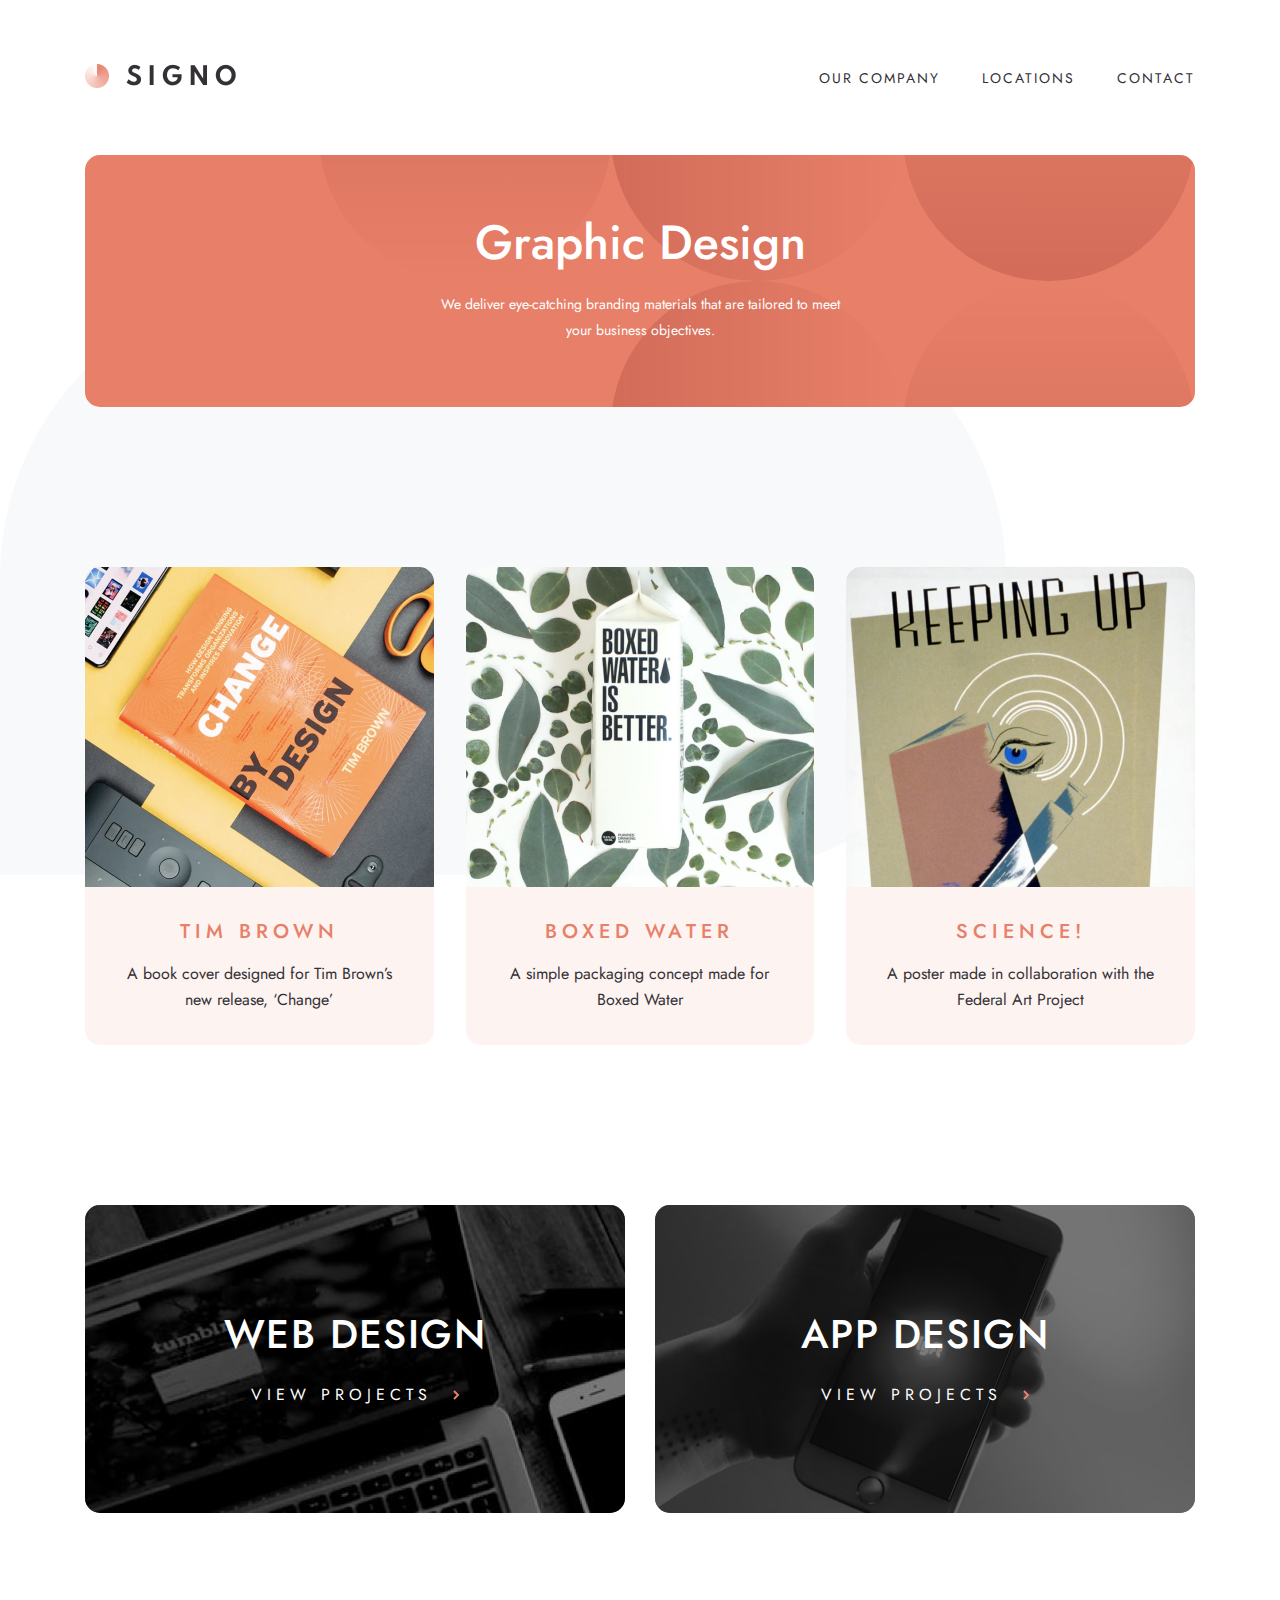
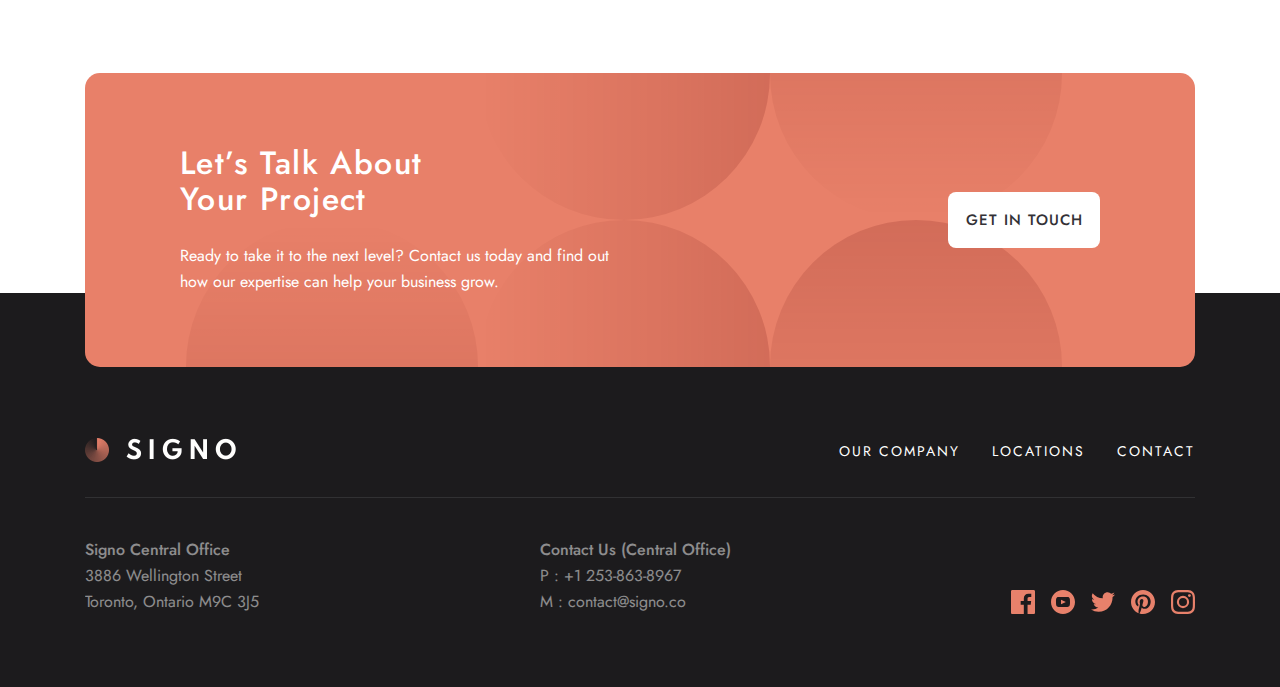
<file: graphic-design.html>
<!DOCTYPE html>
<html lang="en">
    <head>
        <meta charset="UTF-8" />
        <meta name="viewport" content="width=device-width, initial-scale=1.0" />

        <link
            rel="icon"
            type="image/png"
            sizes="32x32"
            href="./assets/favicon-32x32.png"
        />

        <link rel="stylesheet" href="./css/normalize.css" />
        <link rel="stylesheet" href="./css/styles.css" />

        <script src="./js/main.js" defer></script>

        <title>Signo Company | Graphic Design</title>
    </head>
    <body>
                        <img src="./assets/shared/desktop/bg-pattern-leaf.svg" alt="leaf-patern" class="background-img background-img--design">

        <header class="header">
            <nav class="header__nav container">
                <a
                    href="./index.html"
                    class="header__anchor"
                    aria-label="link to homepage"
                >
                    <img
                        class="header__logo"
                        src="./assets/shared/desktop/logo-dark.png"
                        alt="signo logo"
                        aria-hidden="true"
                    />
                </a>

                <ul class="header__links">
                    <li>
                        <a href="./about.html" class="header__link"
                            >our company</a
                        >
                    </li>
                    <li>
                        <a href="./locations.html" class="header__link"
                            >locations</a
                        >
                    </li>
                    <li>
                        <a href="./contact.html" class="header__link"
                            >contact</a
                        >
                    </li>
                </ul>

                <div class="mobile-menu">
                    <ul class="mobile-menu__links container">
                        <li>
                            <a href="./about.html" class="mobile-menu__link"
                                >our company</a
                            >
                        </li>
                        <li>
                            <a href="./locations.html" class="mobile-menu__link"
                                >locations</a
                            >
                        </li>
                        <li>
                            <a href="./contact.html" class="mobile-menu__link"
                                >contact</a
                            >
                        </li>
                    </ul>
                </div>

                <a
                    href="#"
                    aria-label="toggle navigation menu"
                    id="hamburger-toggle"
                    class="header__hamburger-toggle"
                >
                    <img
                        src="./assets/shared/mobile/icon-hamburger.svg"
                        alt="hamburger menu icon"
                        class="header__hamburger"
                        id="hamburger"
                        aria-hidden="true"
                    />
                </a>
            </nav>
        </header>
        <main class="web-design">
            <section class="hero--design hero">
                <div class="hero__container container container--narrow">
                    <div class="hero__text">
                        <h1>Graphic design</h1>
                        <p class="hero__p">
                            We deliver eye-catching branding materials that are
                            tailored to meet your business objectives.
                        </p>
                    </div>
                </div>
            </section>

            <section class="cards container">
                <div class="cards__card">
                    <img
                        src="./assets/graphic-design/desktop/image-change.jpg"
                        alt="book cover"
                    />
                    <div class="cards__info">
                        <div class="cards__text">
                            <h3>Tim Brown</h3>
                            <p>
                                A book cover designed for Tim Brown’s new
                                release, ‘Change’
                            </p>
                        </div>
                    </div>
                </div>
                <div class="cards__card">
                    <img
                        src="./assets/graphic-design/desktop/image-boxed-water.jpg"
                        alt="boxed water packaging concept"
                    />
                    <div class="cards__info">
                        <div class="cards__text">
                            <h3>Boxed water</h3>
                            <p>
                                A simple packaging concept made for Boxed Water
                            </p>
                        </div>
                    </div>
                </div>
                <div class="cards__card">
                    <img
                        src="./assets/graphic-design/desktop/image-science.jpg"
                        alt="poster for federal art project"
                    />
                    <div class="cards__info">
                        <div class="cards__text">
                            <h3>Science!</h3>
                            <p>
                                A poster made in collaboration with the Federal
                                Art Project
                            </p>
                        </div>
                    </div>
                </div>
            </section>

            <section class="design-cards design-cards--design container">
                <a class="design-cards__card" href="./web-design.html">
                    <picture>
                        <source
                            media="(min-width: 1000px)"
                            srcset="
                                ./assets/home/desktop/image-web-design-large.jpg
                            "
                        />
                        <source
                            media="(min-width: 700px)"
                            srcset="./assets/home/tablet/image-web-design.jpg"
                        />
                        <img
                            src="./assets/home/mobile/image-web-design.jpg"
                            alt=""
                        />
                    </picture>
                    <div class="design-cards__text">
                        <h2>web design</h2>
                        <div class="design-cards__link">
                            <span>view projects</span>
                            <img
                                src="./assets/shared/desktop/icon-right-arrow.svg"
                                alt="arrow"
                            />
                        </div>
                    </div>
                </a>
                <a class="design-cards__card" href="./app-design.html">
                    <picture>
                        <source
                            media="(min-width: 1000px)"
                            srcset="./assets/home/desktop/image-app-design.jpg"
                        />
                        <source
                            media="(min-width: 700px)"
                            srcset="./assets/home/tablet/image-app-design.jpg"
                        />
                        <img
                            src="./assets/home/mobile/image-app-design.jpg"
                            alt=""
                        />
                    </picture>
                    <div class="design-cards__text">
                        <h2>app design</h2>
                        <div class="design-cards__link">
                            <span>view projects</span>
                            <img
                                src="./assets/shared/desktop/icon-right-arrow.svg"
                                alt="arrow"
                            />
                        </div>
                    </div>
                </a>
            </section>
        </main>

        <footer class="footer">
            <section class="footer__cta container">
                <div class="footer__text-block">
                    <h2 class="no-space">Let’s talk about your project</h2>
                    <p class="footer__p">
                        Ready to take it to the next level? Contact us today and
                        find out how our expertise can help your business grow.
                    </p>
                </div>

                <a href="./contact.html" class="btn">get in touch</a>
            </section>

            <section class="footer__content">
                <div class="footer__container container">
                    <div class="footer__nav">
                        <a
                            href="./index.html"
                            class="footer__anchor"
                            aria-label="link to home"
                        >
                            <img
                                src="./assets/shared/desktop/logo-light.png"
                                alt="signo logo"
                                class="footer__logo"
                            />
                        </a>
                        <ul class="footer__links">
                            <li class="footer__link">
                                <a href="./about.html">our company</a>
                            </li>
                            <li class="footer__link">
                                <a href="./locations.html">locations</a>
                            </li>
                            <li class="footer__link">
                                <a href="./contact.html">contact</a>
                            </li>
                        </ul>
                    </div>

                    <div class="footer__info">
                        <div class="footer__text">
                            <h4>Signo Central Office</h4>
                            <p>
                                3886 Wellington Street
                                <br />
                                Toronto, Ontario M9C 3J5
                            </p>
                        </div>
                        <div class="footer__text">
                            <h4>Contact Us (Central Office)</h4>
                            <p>
                                P : +1 253-863-8967
                                <br />
                                M : contact@signo.co
                            </p>
                        </div>
                        <ul class="footer__social">
                            <li class="footer__link footer__social-link">
                                <a href="https://www.facebook.com">
                                    <img
                                        src="./assets/shared/desktop/icon-facebook.svg"
                                        alt="facebook icon"
                                    />
                                </a>
                            </li>
                            <li class="footer__link footer__social-link">
                                <a href="https://www.youtube.com">
                                    <img
                                        src="./assets/shared/desktop/icon-youtube.svg"
                                        alt="youtube icon"
                                    />
                                </a>
                            </li>
                            <li class="footer__link footer__social-link">
                                <a href="https://www.twitter.com">
                                    <img
                                        src="./assets/shared/desktop/icon-twitter.svg"
                                        alt="twitter icon"
                                    />
                                </a>
                            </li>
                            <li class="footer__link footer__social-link">
                                <a href="https://www.pinterest.com">
                                    <img
                                        src="./assets/shared/desktop/icon-pinterest.svg"
                                        alt="pinterest icon"
                                    />
                                </a>
                            </li>
                            <li class="footer__link footer__social-link">
                                <a href="https://www.instagram.com">
                                    <img
                                        src="./assets/shared/desktop/icon-instagram.svg"
                                        alt="instagram icon"
                                    />
                                </a>
                            </li>
                        </ul>
                    </div>
                </div>
            </section>
        </footer>
    </body>
</html>
</file>
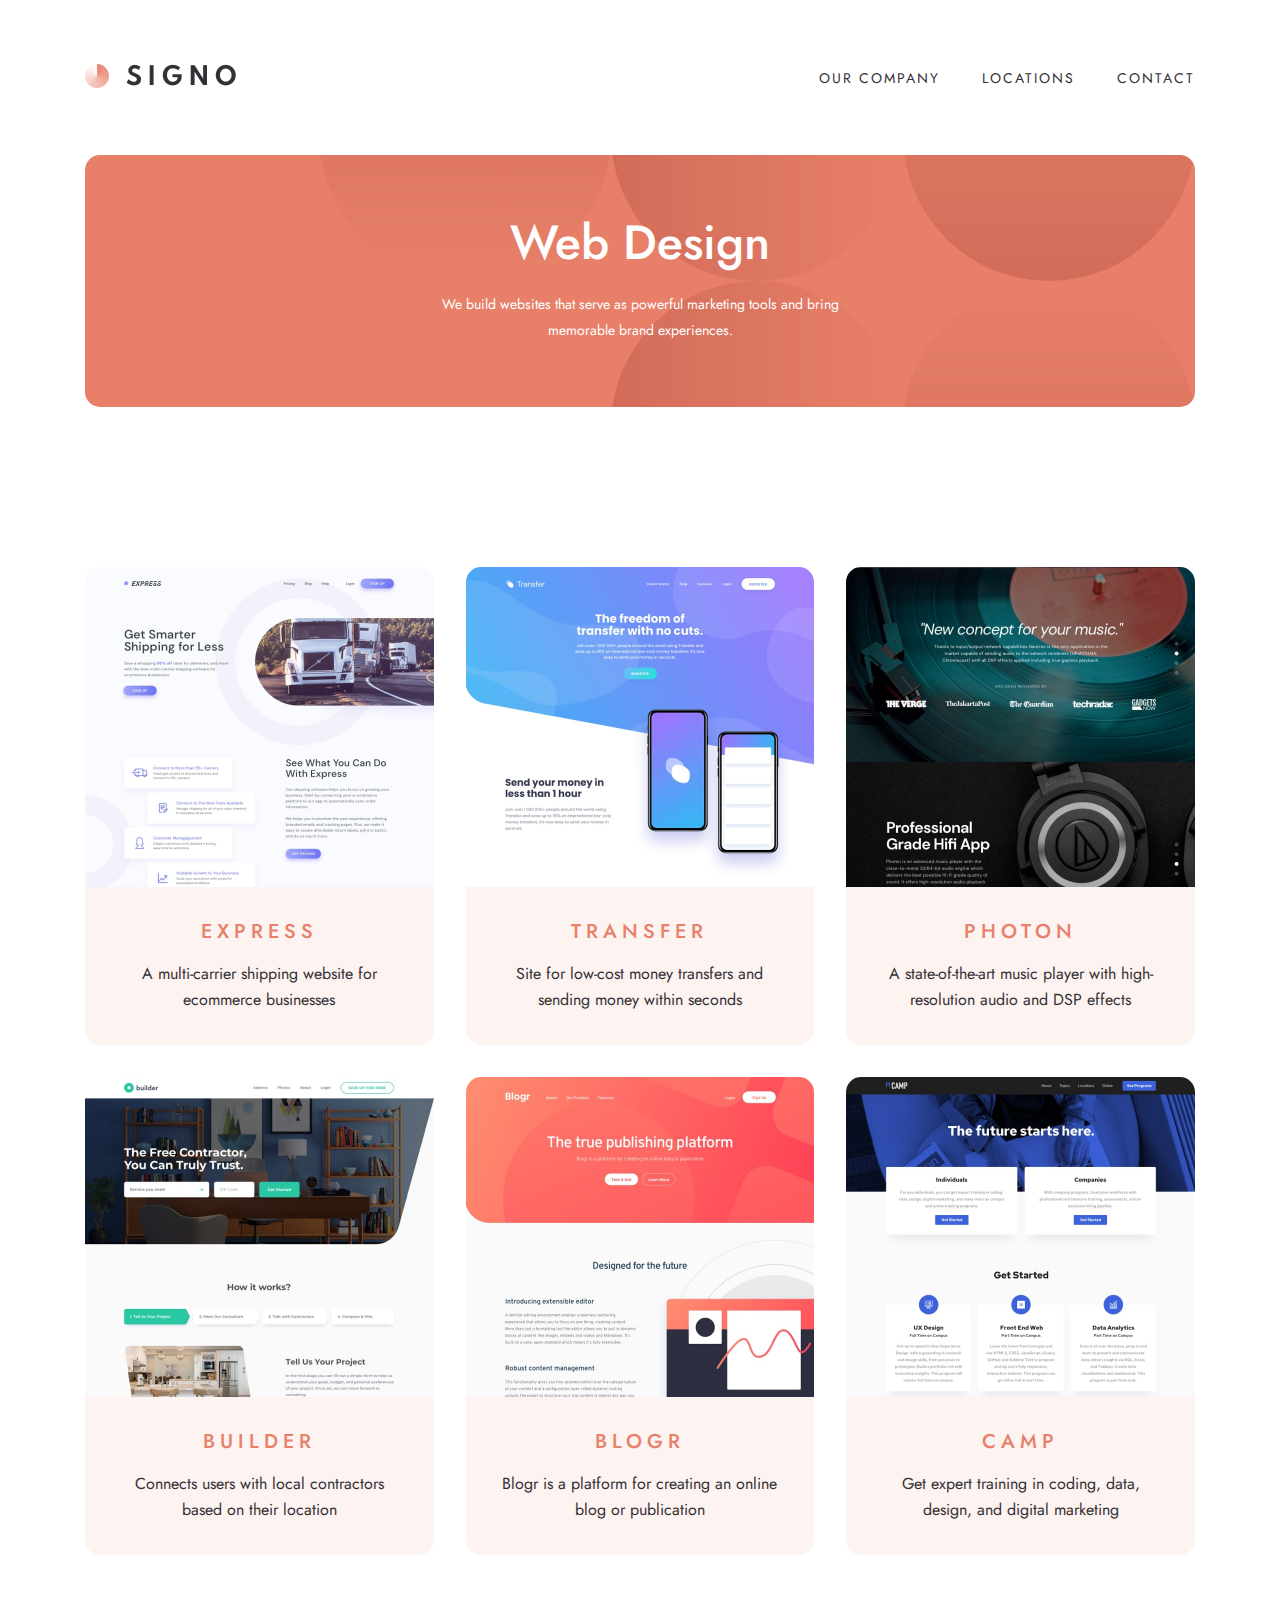
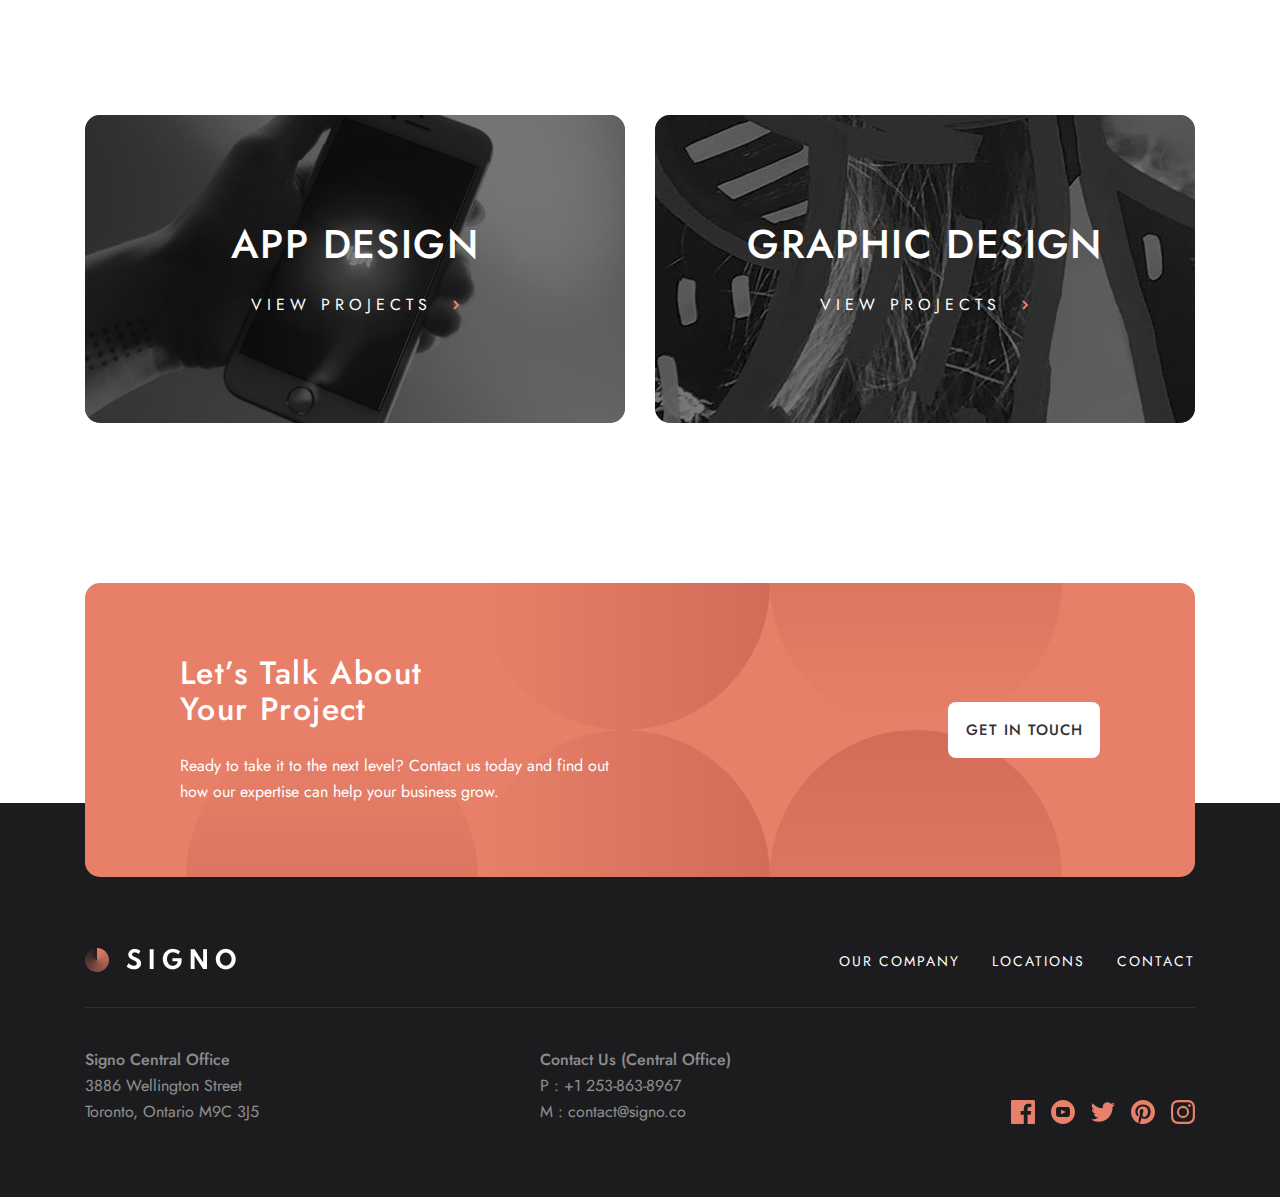
<file: web-design.html>
<!DOCTYPE html>
<html lang="en">
    <head>
        <meta charset="UTF-8" />
        <meta name="viewport" content="width=device-width, initial-scale=1.0" />

        <link
            rel="icon"
            type="image/png"
            sizes="32x32"
            href="./assets/favicon-32x32.png"
        />

        <link rel="stylesheet" href="./css/normalize.css" />
        <link rel="stylesheet" href="./css/styles.css" />

        <script src="./js/main.js" defer></script>

        <title>Signo Company | Web Design</title>
    </head>
    <body>
        <header class="header">
            <nav class="header__nav container">
                <a
                    href="./index.html"
                    class="header__anchor"
                    aria-label="link to homepage"
                >
                    <img
                        class="header__logo"
                        src="./assets/shared/desktop/logo-dark.png"
                        alt="signo logo"
                        aria-hidden="true"
                    />
                </a>

                <ul class="header__links">
                    <li>
                        <a href="./about.html" class="header__link"
                            >our company</a
                        >
                    </li>
                    <li>
                        <a href="./locations.html" class="header__link"
                            >locations</a
                        >
                    </li>
                    <li>
                        <a href="./contact.html" class="header__link"
                            >contact</a
                        >
                    </li>
                </ul>

                <div class="mobile-menu">
                    <ul class="mobile-menu__links container">
                        <li>
                            <a href="./about.html" class="mobile-menu__link"
                                >our company</a
                            >
                        </li>
                        <li>
                            <a href="./locations.html" class="mobile-menu__link"
                                >locations</a
                            >
                        </li>
                        <li>
                            <a href="./contact.html" class="mobile-menu__link"
                                >contact</a
                            >
                        </li>
                    </ul>
                </div>

                <a
                    href="#"
                    aria-label="toggle navigation menu"
                    id="hamburger-toggle"
                    class="header__hamburger-toggle"
                >
                    <img
                        src="./assets/shared/mobile/icon-hamburger.svg"
                        alt="hamburger menu icon"
                        class="header__hamburger"
                        id="hamburger"
                        aria-hidden="true"
                    />
                </a>
            </nav>
        </header>

        <main class="web-design">
            <section class="hero--design hero">
                <div class="hero__container container container--narrow">
                    <div class="hero__text">
                        <h1>web design</h1>
                        <p class="hero__p">
                            We build websites that serve as powerful marketing
                            tools and bring memorable brand experiences.
                        </p>
                    </div>
                </div>
            </section>

            <section class="cards container">
                <div class="cards__card">
                    <img
                        src="./assets/web-design/desktop/image-express.jpg"
                        alt="express website preview"
                    />
                    <div class="cards__info">
                        <div class="cards__text">
                            <h3>express</h3>
                            <p>
                                A multi-carrier shipping website for ecommerce
                                businesses
                            </p>
                        </div>
                    </div>
                </div>

                <div class="cards__card">
                    <img
                        src="./assets/web-design/desktop/image-transfer.jpg"
                        alt="transfer website preview"
                    />
                    <div class="cards__info">
                        <div class="cards__text">
                            <h3>transfer</h3>
                            <p>
                                Site for low-cost money transfers and sending
                                money within seconds
                            </p>
                        </div>
                    </div>
                </div>

                <div class="cards__card">
                    <img
                        src="./assets/web-design/desktop/image-photon.jpg"
                        alt="photon website preview"
                    />
                    <div class="cards__info">
                        <div class="cards__text">
                            <h3>photon</h3>
                            <p>
                                A state-of-the-art music player with
                                high-resolution audio and DSP effects
                            </p>
                        </div>
                    </div>
                </div>

                <div class="cards__card">
                    <img
                        src="./assets/web-design/desktop/image-builder.jpg"
                        alt="builder website preview"
                    />
                    <div class="cards__info">
                        <div class="cards__text">
                            <h3>builder</h3>
                            <p>
                                Connects users with local contractors based on
                                their location
                            </p>
                        </div>
                    </div>
                </div>

                <div class="cards__card">
                    <img
                        src="./assets/web-design/desktop/image-blogr.jpg"
                        alt="blogr website preview"
                    />
                    <div class="cards__info">
                        <div class="cards__text">
                            <h3>blogr</h3>
                            <p>
                                Blogr is a platform for creating an online blog
                                or publication
                            </p>
                        </div>
                    </div>
                </div>

                <div class="cards__card">
                    <img
                        src="./assets/web-design/desktop/image-camp.jpg"
                        alt="camp website preview"
                    />
                    <div class="cards__info">
                        <div class="cards__text">
                            <h3>camp</h3>
                            <p>
                                Get expert training in coding, data, design, and
                                digital marketing
                            </p>
                        </div>
                    </div>
                </div>
            </section>

            <section class="design-cards design-cards--design container">
                <a class="design-cards__card" href="./app-design.html">
                    <picture>
                        <source
                            media="(min-width: 1000px)"
                            srcset="./assets/home/desktop/image-app-design.jpg"
                        />
                        <source
                            media="(min-width: 700px)"
                            srcset="./assets/home/tablet/image-app-design.jpg"
                        />
                        <img
                            src="./assets/home/mobile/image-app-design.jpg"
                            alt=""
                        />
                    </picture>
                    <div class="design-cards__text">
                        <h2>app design</h2>
                        <div class="design-cards__link">
                            <span>view projects</span>
                            <img
                                src="./assets/shared/desktop/icon-right-arrow.svg"
                                alt="arrow"
                            />
                        </div>
                    </div>
                </a>
                <a class="design-cards__card" href="./graphic-design.html">
                    <picture>
                        <source
                            media="(min-width: 1000px)"
                            srcset="
                                ./assets/home/desktop/image-graphic-design.jpg
                            "
                        />
                        <source
                            media="(min-width: 700px)"
                            srcset="
                                ./assets/home/tablet/image-graphic-design.jpg
                            "
                        />
                        <img
                            src="./assets/home/mobile/image-graphic-design.jpg"
                            alt=""
                        />
                    </picture>
                    <div class="design-cards__text">
                        <h2>graphic design</h2>
                        <div class="design-cards__link">
                            <span>view projects</span>
                            <img
                                src="./assets/shared/desktop/icon-right-arrow.svg"
                                alt="arrow"
                            />
                        </div>
                    </div>
                </a>
            </section>
        </main>

        <footer class="footer">
            <section class="footer__cta container">
                <div class="footer__text-block">
                    <h2 class="no-space">Let’s talk about your project</h2>
                    <p class="footer__p">
                        Ready to take it to the next level? Contact us today and
                        find out how our expertise can help your business grow.
                    </p>
                </div>

                <a href="./contact.html" class="btn">get in touch</a>
            </section>

            <section class="footer__content">
                <div class="footer__container container">
                    <div class="footer__nav">
                        <a
                            href="./index.html"
                            class="footer__anchor"
                            aria-label="link to home"
                        >
                            <img
                                src="./assets/shared/desktop/logo-light.png"
                                alt="signo logo"
                                class="footer__logo"
                            />
                        </a>
                        <ul class="footer__links">
                            <li class="footer__link">
                                <a href="./about.html">our company</a>
                            </li>
                            <li class="footer__link">
                                <a href="./locations.html">locations</a>
                            </li>
                            <li class="footer__link">
                                <a href="./contact.html">contact</a>
                            </li>
                        </ul>
                    </div>

                    <div class="footer__info">
                        <div class="footer__text">
                            <h4>Signo Central Office</h4>
                            <p>
                                3886 Wellington Street
                                <br />
                                Toronto, Ontario M9C 3J5
                            </p>
                        </div>
                        <div class="footer__text">
                            <h4>Contact Us (Central Office)</h4>
                            <p>
                                P : +1 253-863-8967
                                <br />
                                M : contact@signo.co
                            </p>
                        </div>
                        <ul class="footer__social">
                            <li class="footer__link footer__social-link">
                                <a href="https://www.facebook.com">
                                    <img
                                        src="./assets/shared/desktop/icon-facebook.svg"
                                        alt="facebook icon"
                                    />
                                </a>
                            </li>
                            <li class="footer__link footer__social-link">
                                <a href="https://www.youtube.com">
                                    <img
                                        src="./assets/shared/desktop/icon-youtube.svg"
                                        alt="youtube icon"
                                    />
                                </a>
                            </li>
                            <li class="footer__link footer__social-link">
                                <a href="https://www.twitter.com">
                                    <img
                                        src="./assets/shared/desktop/icon-twitter.svg"
                                        alt="twitter icon"
                                    />
                                </a>
                            </li>
                            <li class="footer__link footer__social-link">
                                <a href="https://www.pinterest.com">
                                    <img
                                        src="./assets/shared/desktop/icon-pinterest.svg"
                                        alt="pinterest icon"
                                    />
                                </a>
                            </li>
                            <li class="footer__link footer__social-link">
                                <a href="https://www.instagram.com">
                                    <img
                                        src="./assets/shared/desktop/icon-instagram.svg"
                                        alt="instagram icon"
                                    />
                                </a>
                            </li>
                        </ul>
                    </div>
                </div>
            </section>
        </footer>
    </body>
</html>
</file>
<file: css/styles.css>
/*
* Prefixed by https://autoprefixer.github.io
* PostCSS: v8.3.6,
* Autoprefixer: v10.3.1
* Browsers: last 4 version
*/

@import url("https://fonts.googleapis.com/css2?family=Jost:wght@400;500&display=swap");
*,
*::before,
*::after {
    padding: 0;
    margin: 0;
    -webkit-box-sizing: border-box;
    box-sizing: border-box;
}

html {
    height: 100%;
}

body {
    font-family: "Jost", sans-serif;
    font-size: 1rem;
    line-height: 1.625rem;
    overflow-x: hidden;
    position: relative;
    width: 100%;
    max-width: 100vw;
    min-height: 100vh;
}

body.open {
    position: fixed;
}

body.open::after {
    content: "";
    width: 100%;
    height: 100%;
    position: absolute;
    background-color: black;
    opacity: 0.5;
    top: 0;
    left: 0;
    right: 0;
    z-index: 750;
}

body.open .mobile-menu {
    top: 6rem;
    -webkit-transition: top 0.2s ease-in;
    -o-transition: top 0.2s ease-in;
    transition: top 0.2s ease-in;
}

a {
    text-decoration: none;
    color: white;
}

ul {
    list-style-type: none;
}

h1,
h2,
h3,
h4 {
    font-weight: 500;
    margin: 0;
    text-transform: capitalize;
}

h1 {
    font-size: clamp(2rem, 6.4vw, 3rem);
    line-height: clamp(2.25rem, 6.4vw, 3rem);
}

h2 {
    font-size: clamp(1.75rem, 5vw, 2.5rem);
    line-height: clamp(2.25rem, 5vw, 3rem);
    letter-spacing: clamp(0.0875rem, 0.00003vw, 0.125rem);
}

h2.no-space {
    font-size: clamp(2rem, 1vw, 2.5rem);
    line-height: clamp(2.25rem, 1vw, 2.5rem);
}

h3 {
    font-size: 1.25rem;
    line-height: 1.625rem;
    letter-spacing: 0.3125rem;
}

h4 {
    font-size: 1rem;
    line-height: 1.625rem;
}

.btn {
    background-color: white;
    color: #333136;
    font-size: 0.9375rem;
    line-height: auto;
    letter-spacing: 0.0625rem;
    width: 9.5rem;
    height: 3.5rem;
    border: none;
    border-radius: 0.5rem;
    text-decoration: none;
    text-transform: uppercase;
    cursor: pointer;
    display: -webkit-box;
    display: -ms-flexbox;
    display: flex;
    place-items: center;
    -webkit-box-pack: center;
    -ms-flex-pack: center;
    justify-content: center;
    font-weight: 500;
    -webkit-transition: color 0.2s ease-in, background-color 0.1s ease-out;
    -o-transition: color 0.2s ease-in, background-color 0.1s ease-out;
    transition: color 0.2s ease-in, background-color 0.1s ease-out;
}

.btn--dark {
    background-color: #e88069;
    color: white;
}

.btn:hover {
    background-color: #ffac99;
    color: white;
}

.container {
    width: clamp(20.4375rem, 87vw, 69.375rem);
    display: -webkit-box;
    display: -ms-flexbox;
    display: flex;
    margin: 0 auto;
}

.container--narrow {
    width: clamp(20.4375rem, 74vw, 58.125rem);
}

.design-cards {
    -webkit-box-orient: vertical;
    -webkit-box-direction: normal;
    -ms-flex-direction: column;
    flex-direction: column;
    gap: 1.5rem;
}

.design-cards__card {
    position: relative;
    display: -webkit-box;
    display: -ms-flexbox;
    display: flex;
    border-radius: 0.9375rem;
    height: 15.625rem;
    overflow: hidden;
    background-color: black;
    -webkit-transition: background-color 0.2s ease-in;
    -o-transition: background-color 0.2s ease-in;
    transition: background-color 0.2s ease-in;
}

.design-cards__card:hover {
    background-color: #e88069;
}

.design-cards__card:hover img {
    opacity: 0.25;
}

.design-cards__card picture {
    position: absolute;
    inset: 0;
}

.design-cards__card picture img {
    vertical-align: middle;
    -o-object-fit: cover;
    object-fit: cover;
    min-width: 100%;
    opacity: 0.5;
    -webkit-transition: opacity 0.2s ease-in;
    -o-transition: opacity 0.2s ease-in;
    transition: opacity 0.2s ease-in;
}

.design-cards__text {
    position: relative;
    display: -webkit-box;
    display: -ms-flexbox;
    display: flex;
    -webkit-box-orient: vertical;
    -webkit-box-direction: normal;
    -ms-flex-direction: column;
    flex-direction: column;
    gap: 1.5rem;
    text-transform: uppercase;
    margin: auto;
    z-index: 1000;
    text-align: center;
}

.design-cards__text h2 {
    text-transform: uppercase;
}

.design-cards__link {
    display: -webkit-box;
    display: -ms-flexbox;
    display: flex;
    gap: 1.3125rem;
    -webkit-box-align: center;
    -ms-flex-align: center;
    align-items: center;
    margin: auto;
    letter-spacing: 0.3125rem;
}

.design-cards--design {
    margin-block: 6rem;
}

.hero {
    margin-bottom: 7.5rem;
    margin-inline: auto;
    padding-block: 7.5rem;
    background-color: #e88069;
    overflow: hidden;
}

.hero__text {
    display: -webkit-box;
    display: -ms-flexbox;
    display: flex;
    -webkit-box-orient: vertical;
    -webkit-box-direction: normal;
    -ms-flex-direction: column;
    flex-direction: column;
    color: white;
    -webkit-box-align: center;
    -ms-flex-align: center;
    align-items: center;
    text-align: center;
    gap: 0.875rem;
    z-index: 500;
    max-width: 31.25rem;
}

.hero__text h1 {
    margin-bottom: 0.625rem;
}

.hero__text h1::first-letter {
    text-transform: capitalize;
}

.hero__text a {
    margin-top: 0.625rem;
}

.hero__container {
    display: -webkit-box;
    display: -ms-flexbox;
    display: flex;
    -webkit-box-orient: vertical;
    -webkit-box-direction: normal;
    -ms-flex-direction: column;
    flex-direction: column;
    -webkit-box-align: center;
    -ms-flex-align: center;
    align-items: center;
}

.hero__p {
    font-size: 0.9375rem;
    line-height: 1.5625rem;
    max-width: 26.5625rem;
}

.hero--design {
    margin-block: 0;
    background-image: url("../../assets/shared/mobile/bg-pattern-design-pages-intro-mobile.svg");
    background-repeat: no-repeat;
    background-position: right top;
}

.hero--design h1 {
    text-transform: capitalize;
}

.hero--design p {
    font-size: 0.875rem;
}

.hero--about {
    padding-block: 0;
    margin-block: 0;
}

.hero--about img {
    width: 100%;
    max-width: 100%;
    vertical-align: middle;
}

.hero--about__info {
    padding-block: 5rem;
    background-image: url("../../assets/about/mobile/bg-pattern-hero-about-mobile.svg");
    background-repeat: no-repeat;
    background-position: right top -9.125rem;
}

.hero--about__text {
    gap: 2rem;
    max-width: 36.25rem;
}

.hero--about__text h1 {
    margin: 0;
}

.hero--about__text p {
    font-size: 0.9375rem;
    line-height: 1.5625rem;
}

.cards {
    -webkit-box-orient: vertical;
    -webkit-box-direction: normal;
    -ms-flex-direction: column;
    flex-direction: column;
    margin-block: 6rem;
    gap: 2.5rem;
}

.cards__card {
    display: -webkit-box;
    display: -ms-flexbox;
    display: flex;
    -webkit-box-orient: vertical;
    -webkit-box-direction: normal;
    -ms-flex-direction: column;
    flex-direction: column;
    height: 29.875rem;
    border-radius: 0.9375rem;
    overflow: hidden;
    cursor: pointer;
}

.cards__card img {
    height: 20rem;
    -o-object-fit: cover;
    object-fit: cover;
    -o-object-position: top;
    object-position: top;
}

.cards__card:hover .cards__info {
    background-color: #e88069;
}

.cards__card:hover .cards__info h3,
.cards__card:hover .cards__info p {
    color: white;
}

.cards__info {
    display: -webkit-box;
    display: -ms-flexbox;
    display: flex;
    background-color: #fdf3f0;
    -webkit-box-flex: 1;
    -ms-flex: 1;
    flex: 1;
    padding: 2rem;
    -webkit-transition: background-color 0.2s ease-in;
    -o-transition: background-color 0.2s ease-in;
    transition: background-color 0.2s ease-in;
}

.cards__text {
    display: -webkit-box;
    display: -ms-flexbox;
    display: flex;
    -webkit-box-orient: vertical;
    -webkit-box-direction: normal;
    -ms-flex-direction: column;
    flex-direction: column;
    text-align: center;
    -webkit-box-pack: justify;
    -ms-flex-pack: justify;
    justify-content: space-between;
    margin: auto;
    -webkit-transition: color 0.1s ease-in;
    -o-transition: color 0.1s ease-in;
    transition: color 0.1s ease-in;
    gap: 1rem;
    color: #333136;
}

.cards__text h3 {
    text-transform: uppercase;
    color: #e88069;
}

.map {
    height: clamp(20rem, 42vw, 20.375rem);
    min-width: 21.875rem;
}

.background-img {
    display: none;
    position: absolute;
    z-index: -1;
}

.background-img--home-1 {
    left: 0;
    top: 29.6875rem;
}

.background-img--home-2 {
    right: 0;
    top: 117.4375rem;
    -webkit-transform: rotate(180deg);
    -ms-transform: rotate(180deg);
    transform: rotate(180deg);
}

.background-img--about-2 {
    right: -24.75rem;
    top: 111.0625rem;
}

.background-img--design {
    top: 17.5625rem;
}

.background-img--contact {
    right: 0;
    top: 55.3125rem;
}

.footer {
    text-align: center;
    position: relative;
    padding-top: 11.875rem;
}

.footer__cta {
    position: absolute;
    display: -webkit-box;
    display: -ms-flexbox;
    display: flex;
    -webkit-box-orient: vertical;
    -webkit-box-direction: normal;
    -ms-flex-direction: column;
    flex-direction: column;
    -webkit-box-align: center;
    -ms-flex-align: center;
    align-items: center;
    gap: 2rem;
    background-image: url("../../assets/shared/desktop/bg-pattern-call-to-action.svg");
    background-repeat: no-repeat;
    background-position: 43%;
    background-color: #e88069;
    padding: 4rem 1.5rem;
    border-radius: 0.9375rem;
    top: 0;
    left: 0;
    right: 0;
}

.footer__text-block {
    display: -webkit-box;
    display: -ms-flexbox;
    display: flex;
    -webkit-box-orient: vertical;
    -webkit-box-direction: normal;
    -ms-flex-direction: column;
    flex-direction: column;
    -webkit-box-align: center;
    -ms-flex-align: center;
    align-items: center;
    gap: 1rem;
    color: white;
    max-width: 27.375rem;
    text-align: center;
}

.footer__text-block h2 {
    max-width: 18.75rem;
}

.footer__p {
    font-size: 0.9375rem;
    line-height: 1.5625rem;
}

.footer__content {
    background-color: #1c1b1d;
    padding-block: 15.8125rem 4rem;
}

.footer__content--contact {
    padding-block: 4rem;
}

.footer__container {
    display: -webkit-box;
    display: -ms-flexbox;
    display: flex;
    -webkit-box-orient: vertical;
    -webkit-box-direction: normal;
    -ms-flex-direction: column;
    flex-direction: column;
    gap: 2.5rem;
}

.footer__nav {
    position: relative;
    display: -webkit-box;
    display: -ms-flexbox;
    display: flex;
    -webkit-box-orient: vertical;
    -webkit-box-direction: normal;
    -ms-flex-direction: column;
    flex-direction: column;
    gap: 4.0625rem;
    text-transform: uppercase;
}

.footer__nav::after {
    content: "";
    position: absolute;
    width: 100%;
    height: 0.0625rem;
    background-color: #f0f2f4;
    opacity: 0.1;
    top: 3.6875rem;
}

.footer__anchor,
.footer__logo {
    height: 1.6875rem;
    cursor: pointer;
}

.footer__links {
    display: -webkit-box;
    display: -ms-flexbox;
    display: flex;
    -webkit-box-orient: vertical;
    -webkit-box-direction: normal;
    -ms-flex-direction: column;
    flex-direction: column;
    gap: 2rem;
    -webkit-box-align: center;
    -ms-flex-align: center;
    align-items: center;
}

.footer__link {
    display: -webkit-box;
    display: -ms-flexbox;
    display: flex;
    -webkit-box-align: center;
    -ms-flex-align: center;
    align-items: center;
    font-size: 0.875rem;
    line-height: 0.875rem;
    letter-spacing: 0.125rem;
}

.footer__link:not(.footer__social-link) {
    -webkit-transition: border-bottom 0.3s ease-in;
    -o-transition: border-bottom 0.3s ease-in;
    transition: border-bottom 0.3s ease-in;
    border-bottom: 1px solid transparent;
}

.footer__link:not(.footer__social-link):hover {
    border-bottom: 1px solid white;
}

.footer__social-link:hover {
    -webkit-filter: brightness(0) invert(71%) sepia(21%) saturate(806%)
        hue-rotate(320deg) brightness(102%) contrast(109%);
    filter: brightness(0) invert(71%) sepia(21%) saturate(806%)
        hue-rotate(320deg) brightness(102%) contrast(109%);
}

.footer__info {
    display: -webkit-box;
    display: -ms-flexbox;
    display: flex;
    -webkit-box-orient: vertical;
    -webkit-box-direction: normal;
    -ms-flex-direction: column;
    flex-direction: column;
    -webkit-box-align: center;
    -ms-flex-align: center;
    align-items: center;
    gap: 2.5rem;
}

.footer__text {
    opacity: 0.5035;
    color: white;
}

.footer__social {
    display: -webkit-box;
    display: -ms-flexbox;
    display: flex;
    gap: 1rem;
    height: 1.5rem;
    -webkit-box-align: center;
    -ms-flex-align: center;
    align-items: center;
}

.footer--contact {
    padding: 0;
}

.header {
    position: relative;
    padding-block: clamp(2.1875rem, 8.33vw, 4rem);
    z-index: 2000;
    background-color: white;
}

.header__nav {
    display: -webkit-box;
    display: -ms-flexbox;
    display: flex;
    -webkit-box-pack: justify;
    -ms-flex-pack: justify;
    justify-content: space-between;
    -webkit-box-align: center;
    -ms-flex-align: center;
    align-items: center;
}

.header__logo,
.header__anchor {
    height: 1.6875rem;
}

.header__links {
    display: none;
    gap: 2.625rem;
    text-transform: uppercase;
}

.header__link {
    color: #333136;
    font-size: 0.875rem;
    line-height: 0.875rem;
    letter-spacing: 0.125rem;
    -webkit-transition: border-bottom 0.3s ease-in;
    -o-transition: border-bottom 0.3s ease-in;
    transition: border-bottom 0.3s ease-in;
    border-bottom: 0px solid transparent;
}

.header__link:hover {
    border-bottom: 1px solid #1c1b1d;
}

.header__hamburger-toggle {
    position: relative;
    z-index: 1000;
}

.header__hamburger {
    height: 1.25rem;
}

.mobile-menu {
    position: absolute;
    display: -webkit-box;
    display: -ms-flexbox;
    display: flex;
    height: 14.6875rem;
    width: 100%;
    background-color: #1c1b1d;
    left: 0;
    top: -62.5rem;
    z-index: -500;
}

.mobile-menu__links {
    height: 8.6875rem;
    display: -webkit-box;
    display: -ms-flexbox;
    display: flex;
    -webkit-box-orient: vertical;
    -webkit-box-direction: normal;
    -ms-flex-direction: column;
    flex-direction: column;
    -webkit-box-pack: justify;
    -ms-flex-pack: justify;
    justify-content: space-between;
    margin: auto;
}

.mobile-menu__link {
    font-size: 1.5rem;
    line-height: 1.5625rem;
    letter-spacing: 0.125rem;
    text-transform: uppercase;
}

.main--home__hero {
    background-image: url("../../assets/home/desktop/bg-pattern-hero-home.svg");
    background-repeat: no-repeat;
    background-position: left center;
    overflow: hidden;
    height: 52.6875rem;
    padding-top: 5rem;
}

.main--home__hero img {
    margin-top: -5.625rem;
}

.features {
    -webkit-box-orient: vertical;
    -webkit-box-direction: normal;
    -ms-flex-direction: column;
    flex-direction: column;
    text-align: center;
    padding-block: 7.5rem;
    gap: 5rem;
}

.features__feature {
    display: -webkit-box;
    display: -ms-flexbox;
    display: flex;
    -webkit-box-orient: vertical;
    -webkit-box-direction: normal;
    -ms-flex-direction: column;
    flex-direction: column;
    -webkit-box-align: center;
    -ms-flex-align: center;
    align-items: center;
    -webkit-box-pack: center;
    -ms-flex-pack: center;
    justify-content: center;
    gap: 3rem;
}

.features__img {
    position: relative;
}

.features__img img {
    position: relative;
    vertical-align: middle;
    z-index: 1000;
}

.features__img::after {
    content: "";
    position: absolute;
    background-image: url("../../assets/shared/desktop/bg-pattern-small-circle.svg");
    background-repeat: no-repeat;
    inset: 0;
}

.features__img--resourceful::after,
.features__img--uk::after {
    -webkit-transform: rotate(270deg);
    -ms-transform: rotate(270deg);
    transform: rotate(270deg);
}

.features__img--friendly::after,
.features__img--canada::after {
    -webkit-transform: rotate(90deg);
    -ms-transform: rotate(90deg);
    transform: rotate(90deg);
}

.features__text-block {
    display: -webkit-box;
    display: -ms-flexbox;
    display: flex;
    -webkit-box-orient: vertical;
    -webkit-box-direction: normal;
    -ms-flex-direction: column;
    flex-direction: column;
    -webkit-box-align: center;
    -ms-flex-align: center;
    align-items: center;
    max-width: 27.4375rem;
    color: #333136;
}

.features__header {
    text-transform: uppercase;
    margin-bottom: 2rem;
}

.section--about {
    display: -webkit-box;
    display: -ms-flexbox;
    display: flex;
    -webkit-box-orient: vertical;
    -webkit-box-direction: normal;
    -ms-flex-direction: column;
    flex-direction: column;
    text-align: center;
    overflow: hidden;
}

.section--about__img {
    vertical-align: middle;
    width: 100%;
}

.section--about__info {
    background-color: #fdf3f0;
    color: #333136;
    padding: 5rem 1.5rem;
    background-image: url("../../assets/shared/desktop/bg-pattern-two-circles.svg");
}

.section--about__heading {
    color: #e88069;
}

.section--about__heading::first-letter {
    text-transform: uppercase;
}

.section--about__text {
    display: -webkit-box;
    display: -ms-flexbox;
    display: flex;
    -webkit-box-orient: vertical;
    -webkit-box-direction: normal;
    -ms-flex-direction: column;
    flex-direction: column;
    gap: 1.5rem;
    width: clamp(20.4375rem, 87vw, 36.25rem);
    margin: 0 auto;
}

.section--about__text p {
    font-size: 0.9375rem;
    line-height: 1.5625rem;
}

.section--real-deal {
    margin-bottom: 7.5rem;
}

.section--real-deal__info {
    padding-bottom: 6.5625rem;
}

.contact__hero {
    background-color: #e88069;
    background-image: url("../../assets/contact/mobile/bg-pattern-hero-contact-mobile.svg");
    background-position: left -5.9375rem top;
    background-repeat: no-repeat;
    color: white;
    display: -webkit-box;
    display: -ms-flexbox;
    display: flex;
    -webkit-box-orient: vertical;
    -webkit-box-direction: normal;
    -ms-flex-direction: column;
    flex-direction: column;
    gap: 3rem;
    padding-block: 4.5rem;
    padding-inline: clamp(1.5rem, 8vw, 6rem);
    margin: 0 auto;
}

.contact__text {
    text-align: center;
    display: -webkit-box;
    display: -ms-flexbox;
    display: flex;
    -webkit-box-orient: vertical;
    -webkit-box-direction: normal;
    -ms-flex-direction: column;
    flex-direction: column;
    -webkit-box-align: center;
    -ms-flex-align: center;
    align-items: center;
    gap: 1.5rem;
}

.contact__p {
    font-size: 0.9375rem;
    line-height: 1.5625rem;
    max-width: 27.8125rem;
}

.contact__form {
    display: -webkit-box;
    display: -ms-flexbox;
    display: flex;
    position: relative;
    -webkit-box-orient: vertical;
    -webkit-box-direction: normal;
    -ms-flex-direction: column;
    flex-direction: column;
    -webkit-box-align: center;
    -ms-flex-align: center;
    align-items: center;
    gap: 1.5625rem;
}

.contact__wrapper {
    width: 100%;
    position: relative;
    display: -webkit-box;
    display: -ms-flexbox;
    display: flex;
    -webkit-box-orient: vertical;
    -webkit-box-direction: normal;
    -ms-flex-direction: column;
    flex-direction: column;
    -webkit-box-pack: end;
    -ms-flex-pack: end;
    justify-content: end;
    min-height: 2.5rem;
}

.contact__error {
    position: absolute;
    right: 0;
    top: 0;
    display: none;
    -webkit-box-align: center;
    -ms-flex-align: center;
    align-items: center;
    gap: 0.5625rem;
    font-style: italic;
}

.contact__error.error {
    display: -webkit-box;
    display: -ms-flexbox;
    display: flex;
}

.contact__success {
    position: absolute;
    left: 0;
    bottom: -3.125rem;
    opacity: 0;
    font-style: italic;
    pointer-events: none;
    text-transform: capitalize;
    -webkit-transition: left 0.5s ease-in-out 2s;
    -o-transition: left 0.5s ease-in-out 2s;
    transition: left 0.5s ease-in-out 2s;
}

.contact__success.success {
    opacity: 1;
    left: -100%;
}

.contact__label {
    text-transform: capitalize;
    position: absolute;
    opacity: 0.5;
    top: 0;
    left: 0.875rem;
    -webkit-transition: top 1s ease-in-out, left 1s ease-in-out 0.2s;
    -o-transition: top 1s ease-in-out, left 1s ease-in-out 0.2s;
    transition: top 1s ease-in-out, left 1s ease-in-out 0.2s;
    cursor: pointer;
}

.contact__input {
    position: relative;
    padding-left: 0.875rem;
    bottom: 0;
    background-color: transparent;
    color: white;
    border: none;
    border-bottom: 1px solid white;
    cursor: pointer;
}

.contact__input:hover,
.contact__input:focus {
    border-bottom-width: 0.1875rem;
}

.contact__input:hover + .contact__label,
.contact__input:focus + .contact__label {
    opacity: 1;
}

.contact__input:focus {
    outline-offset: 3px;
    outline: 0.3125rem solid #ffac99;
}

.contact__input:focus + .contact__label {
    top: -1.25rem;
    left: 0;
}

.contact__message {
    margin-top: 1.25rem;
    height: 4.6625rem;
    resize: none;
}

.contact__btn {
    margin-top: 0.9375rem;
    outline: none;
}

.contact__btn:focus {
    -webkit-box-shadow: 0 0 0 0.3125rem #e88069, 0 0 0 0.625rem #ffac99;
    box-shadow: 0 0 0 0.3125rem #e88069, 0 0 0 0.625rem #ffac99;
}

.locations {
    display: -webkit-box;
    display: -ms-flexbox;
    display: flex;
    -webkit-box-orient: vertical;
    -webkit-box-direction: normal;
    -ms-flex-direction: column;
    flex-direction: column;
    gap: 2.5rem;
    width: clamp(23.4375rem, 87vw, 69.375rem);
    margin: 0 auto 7.5rem;
}

.locations__location {
    overflow: hidden;
    display: -webkit-box;
    display: -ms-flexbox;
    display: flex;
    -webkit-box-orient: vertical;
    -webkit-box-direction: normal;
    -ms-flex-direction: column;
    flex-direction: column;
}

.locations__info {
    background-color: #fdf3f0;
    background-image: url("../../assets/shared/desktop/bg-pattern-three-circles.svg");
    background-repeat: no-repeat;
    padding-block: 5rem;
    display: -webkit-box;
    display: -ms-flexbox;
    display: flex;
    width: 100%;
}

.locations__text {
    display: -webkit-box;
    display: -ms-flexbox;
    display: flex;
    -webkit-box-orient: vertical;
    -webkit-box-direction: normal;
    -ms-flex-direction: column;
    flex-direction: column;
    gap: 1.5rem;
    text-align: center;
    margin: 0 auto;
    color: #333136;
}

.locations__h2 {
    color: #e88069;
}

.locations__p {
    width: 15.9375rem;
}

.locations__contact-info {
    display: -webkit-box;
    display: -ms-flexbox;
    display: flex;
    -webkit-box-orient: vertical;
    -webkit-box-direction: normal;
    -ms-flex-direction: column;
    flex-direction: column;
    -webkit-box-align: center;
    -ms-flex-align: center;
    align-items: center;
    gap: 1.5rem;
}

@media screen and (min-width: 31.25rem) {
    .locations__map,
    .locations__info {
        border-radius: 0.9375rem;
    }
    .locations__location {
        gap: 1.5rem;
    }
}

@media screen and (min-width: 37.5rem) {
    .cards {
        gap: 2rem;
    }
    .cards__card {
        -webkit-box-orient: horizontal;
        -webkit-box-direction: normal;
        -ms-flex-direction: row;
        flex-direction: row;
        height: auto;
    }
    .cards__card img {
        height: 19.375rem;
    }
}

@media screen and (min-width: 43.75rem) {
    .header__hamburger-toggle {
        display: none;
    }
    .header__links {
        display: -webkit-box;
        display: -ms-flexbox;
        display: flex;
    }
    .design-cards__card {
        height: 12.5rem;
    }
    .features--home {
        gap: 2rem;
    }
    .features--home__feature {
        -webkit-box-orient: horizontal;
        -webkit-box-direction: normal;
        -ms-flex-direction: row;
        flex-direction: row;
        text-align: left;
        height: 12.625rem;
    }
    .hero,
    .section--about,
    .contact__hero {
        width: clamp(20.4375rem, 87vw, 69.375rem);
        border-radius: 0.9375rem;
    }
    .contact__hero {
        background-image: url("../../assets/contact/desktop/bg-pattern-hero-desktop.svg");
        background-position: top -5.1875rem left -7.625rem;
        gap: 2.5rem;
    }
    .contact__text {
        -webkit-box-align: start;
        -ms-flex-align: start;
        align-items: flex-start;
        text-align: left;
        gap: 2rem;
    }
    .contact__p {
        font-size: 1rem;
        line-height: 1.625rem;
    }
    .contact__form {
        -webkit-box-align: end;
        -ms-flex-align: end;
        align-items: flex-end;
    }
    .contact__btn {
        margin: 0;
    }
    .hero--design {
        background-image: url("../../assets/shared/tablet/bg-pattern-design-pages-intro-tablet.svg");
        padding-block: 4rem;
        background-position: left;
    }
    .hero--about__info {
        background-image: url("../../assets/about/desktop/bg-pattern-hero-about-desktop.svg");
        background-position: left -7.625rem top -26.8125rem;
        padding-block: 4rem;
    }
    .hero--about__info p {
        font-size: 1rem;
        line-height: 1.625rem;
    }
    .section--about__heading {
        font-size: 2.5rem;
        line-height: 3rem;
    }
    .section--about__info {
        background-position: bottom 2.5rem right 0.9375rem;
        background-repeat: no-repeat;
        padding-block: 4.25rem;
    }
    .section--about__info p {
        font-size: 1rem;
        line-height: 1.625rem;
    }
    .section--talent {
        margin: 7.5rem auto 0;
    }
    .section--real-deal {
        margin: 0 auto 7.5rem;
    }
    .main--home__hero {
        padding-top: 3.75rem;
        background-position: right -7.5rem center;
    }
    .locations {
        gap: 7.5rem;
    }
    .locations__text {
        text-align: start;
    }
    .locations__contact-info {
        -webkit-box-orient: horizontal;
        -webkit-box-direction: normal;
        -ms-flex-direction: row;
        flex-direction: row;
    }
    .locations__info {
        background-image: url("../../assets/shared/desktop/bg-pattern-two-circles.svg");
        background-position: left bottom;
    }
    .hero__p {
        font-size: 1rem;
        line-height: 1.625rem;
    }
    .footer:where(:not(.footer--contact)) {
        padding-top: 16.5rem;
    }
    .footer__cta {
        padding-block: 3.5625rem;
    }
    .footer__container {
        gap: 4.5rem;
    }
    .footer__content {
        padding-block: 10.625rem 5rem;
    }
    .footer__content--contact {
        padding-block: 5rem;
    }
    .footer__p {
        font-size: 1rem;
        line-height: 1.625rem;
    }
    .footer__nav {
        -webkit-box-orient: horizontal;
        -webkit-box-direction: normal;
        -ms-flex-direction: row;
        flex-direction: row;
        -webkit-box-pack: justify;
        -ms-flex-pack: justify;
        justify-content: space-between;
    }
    .footer__links {
        -webkit-box-orient: horizontal;
        -webkit-box-direction: normal;
        -ms-flex-direction: row;
        flex-direction: row;
    }
    .footer__info {
        -webkit-box-orient: horizontal;
        -webkit-box-direction: normal;
        -ms-flex-direction: row;
        flex-direction: row;
        -webkit-box-pack: justify;
        -ms-flex-pack: justify;
        justify-content: space-between;
        text-align: left;
        -webkit-box-align: end;
        -ms-flex-align: end;
        align-items: flex-end;
    }
}

@media screen and (min-width: 62.5rem) {
    .design-cards__card {
        height: 19.25rem;
    }
    .footer:where(:not(.footer--contact)) {
        padding-top: 13.75rem;
    }
    .footer__content {
        padding-block: 9.0625rem 4.5rem;
    }
    .footer__content--contact {
        padding-block: 4.5rem;
    }
    .footer__cta {
        -webkit-box-orient: horizontal;
        -webkit-box-direction: normal;
        -ms-flex-direction: row;
        flex-direction: row;
        -webkit-box-pack: justify;
        -ms-flex-pack: justify;
        justify-content: space-between;
        padding: 4.5rem 5.9375rem;
    }
    .footer__text-block {
        text-align: left;
        -webkit-box-align: start;
        -ms-flex-align: start;
        align-items: flex-start;
        gap: 1.625rem;
    }
    .hero:not(.hero--design):not(.hero--about) {
        height: 40rem;
        padding-block: 9.0625rem;
    }
    .hero:not(.hero--design):not(.hero--about)__text {
        -webkit-box-align: start;
        -ms-flex-align: start;
        align-items: flex-start;
        text-align: left;
        gap: 2.375rem;
    }
    .hero:not(.hero--design):not(.hero--about)__text h1,
    .hero:not(.hero--design):not(.hero--about)__text a {
        margin: 0;
    }
    .hero:not(.hero--design):not(.hero--about)__phone-img {
        margin-top: -10.625rem;
        margin-left: -4rem;
    }
    .hero--design {
        background-position: right;
    }
    .hero--about {
        display: -webkit-box;
        display: -ms-flexbox;
        display: flex;
    }
    .hero--about img {
        width: auto;
        height: 100%;
        -o-object-fit: cover;
        object-fit: cover;
        -o-object-position: center;
        object-position: center;
    }
    .hero--about__info {
        padding: 8.4375rem 0 8.4375rem 5.9375rem;
        background-position: right bottom;
        -webkit-box-ordinal-group: 0;
        -ms-flex-order: -1;
        order: -1;
    }
    .hero--about__text {
        text-align: left;
        -webkit-box-align: start;
        -ms-flex-align: start;
        align-items: flex-start;
        max-width: 33.75rem;
    }
    .hero--about__text p {
        width: 28.75rem;
    }
    .hero__text--home {
        -webkit-box-align: start;
        -ms-flex-align: start;
        align-items: flex-start;
        text-align: left;
    }
    .main .hero__container {
        display: -ms-grid;
        display: grid;
        -ms-grid-columns: 33.75rem auto;
        grid-template-columns: 33.75rem auto;
        -webkit-box-align: start;
        -ms-flex-align: start;
        align-items: flex-start;
        height: auto;
    }
    .main--home__hero {
        background-position: right;
    }
    .main--home__hero img {
        margin-top: -11.5rem;
        margin-left: -5rem;
    }
    .design-cards {
        display: -ms-grid;
        display: grid;
        -ms-grid-columns: 1fr 1.875rem 1fr;
        grid-template-columns: 1fr 1fr;
        -webkit-column-gap: 1.875rem;
        -moz-column-gap: 1.875rem;
        column-gap: 1.875rem;
    }
    .design-cards--design {
        margin-block: 10rem;
    }
    .design-cards--home {
        -ms-grid-rows: 1fr 1.5rem 1fr;
        grid-template-rows: 1fr 1fr;
        row-gap: 1.5rem;
    }
    .design-cards--home .design-cards__card:first-child {
        -ms-grid-row-span: 2;
        grid-row: span 2;
        height: auto;
    }
    .features--about {
        -webkit-box-orient: horizontal;
        -webkit-box-direction: normal;
        -ms-flex-direction: row;
        flex-direction: row;
        -webkit-box-pack: justify;
        -ms-flex-pack: justify;
        justify-content: space-between;
        padding-block: 10rem;
    }
    .features--home {
        padding-block: 10rem;
    }
    .section--about {
        -webkit-box-orient: horizontal;
        -webkit-box-direction: normal;
        -ms-flex-direction: row;
        flex-direction: row;
    }
    .section--about__info {
        padding: 9.625rem 5.9375rem;
        background-position: bottom left -9.125rem;
    }
    .section--about__img {
        height: 100%;
        -o-object-fit: cover;
        object-fit: cover;
        -o-object-position: center;
        object-position: center;
    }
    .section--about__text {
        text-align: left;
        width: 27.8125rem;
    }
    .section--real-deal {
        margin-bottom: 10rem;
    }
    .section--real-deal__info {
        -webkit-box-ordinal-group: 0;
        -ms-flex-order: -1;
        order: -1;
        background-position: bottom left;
    }
    .section--talent {
        margin-top: 10rem;
    }
}

@media screen and (min-width: 71.875rem) {
    .hero {
        margin-bottom: 10rem;
    }
    .cards {
        display: -ms-grid;
        display: grid;
        -ms-grid-columns: (1fr) [3];
        grid-template-columns: repeat(3, 1fr);
    }
    .cards__card {
        -webkit-box-orient: vertical;
        -webkit-box-direction: normal;
        -ms-flex-direction: column;
        flex-direction: column;
        height: 29.875rem;
    }
    .cards__card img {
        height: 20rem;
    }
    .cards__card > * {
        -webkit-box-flex: unset;
        -ms-flex: unset;
        flex: unset;
        width: auto;
    }
    .locations {
        gap: 2rem;
    }
    .locations__location {
        -webkit-box-orient: horizontal;
        -webkit-box-direction: reverse;
        -ms-flex-direction: row-reverse;
        flex-direction: row-reverse;
    }
    .locations__location:where(.australia) {
        -webkit-box-orient: horizontal;
        -webkit-box-direction: normal;
        -ms-flex-direction: row;
        flex-direction: row;
    }
}

@media screen and (min-width: 78.125rem) {
    .background-img {
        display: block;
    }
    .features--home {
        -webkit-box-orient: horizontal;
        -webkit-box-direction: normal;
        -ms-flex-direction: row;
        flex-direction: row;
        gap: 1.875rem;
    }
    .features--home__feature {
        -webkit-box-orient: vertical;
        -webkit-box-direction: normal;
        -ms-flex-direction: column;
        flex-direction: column;
        text-align: center;
        height: initial;
    }
    .contact__hero {
        padding-block: 3.4375rem;
        -webkit-box-orient: horizontal;
        -webkit-box-direction: normal;
        -ms-flex-direction: row;
        flex-direction: row;
        -webkit-box-align: center;
        -ms-flex-align: center;
        align-items: center;
        -webkit-box-pack: justify;
        -ms-flex-pack: justify;
        justify-content: space-between;
    }
    .contact__form {
        width: 23.75rem;
    }
}
</file>
